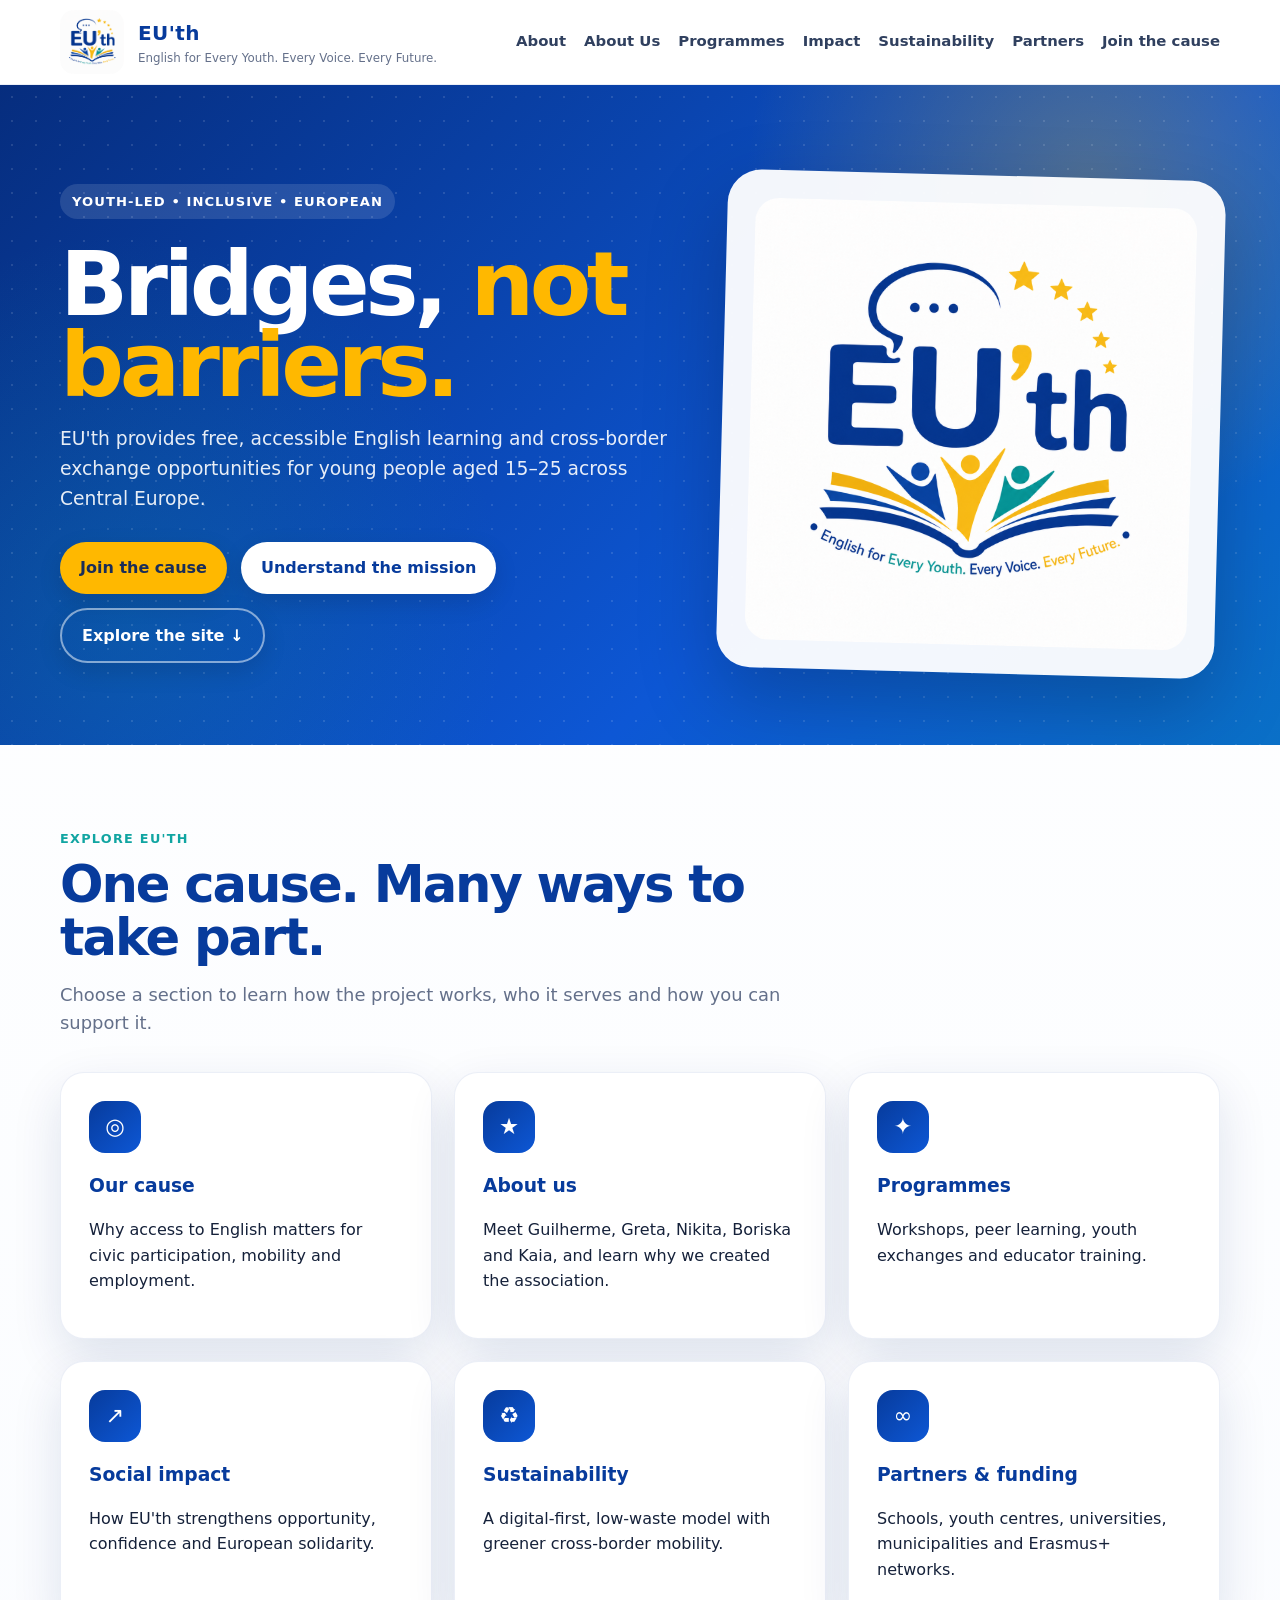
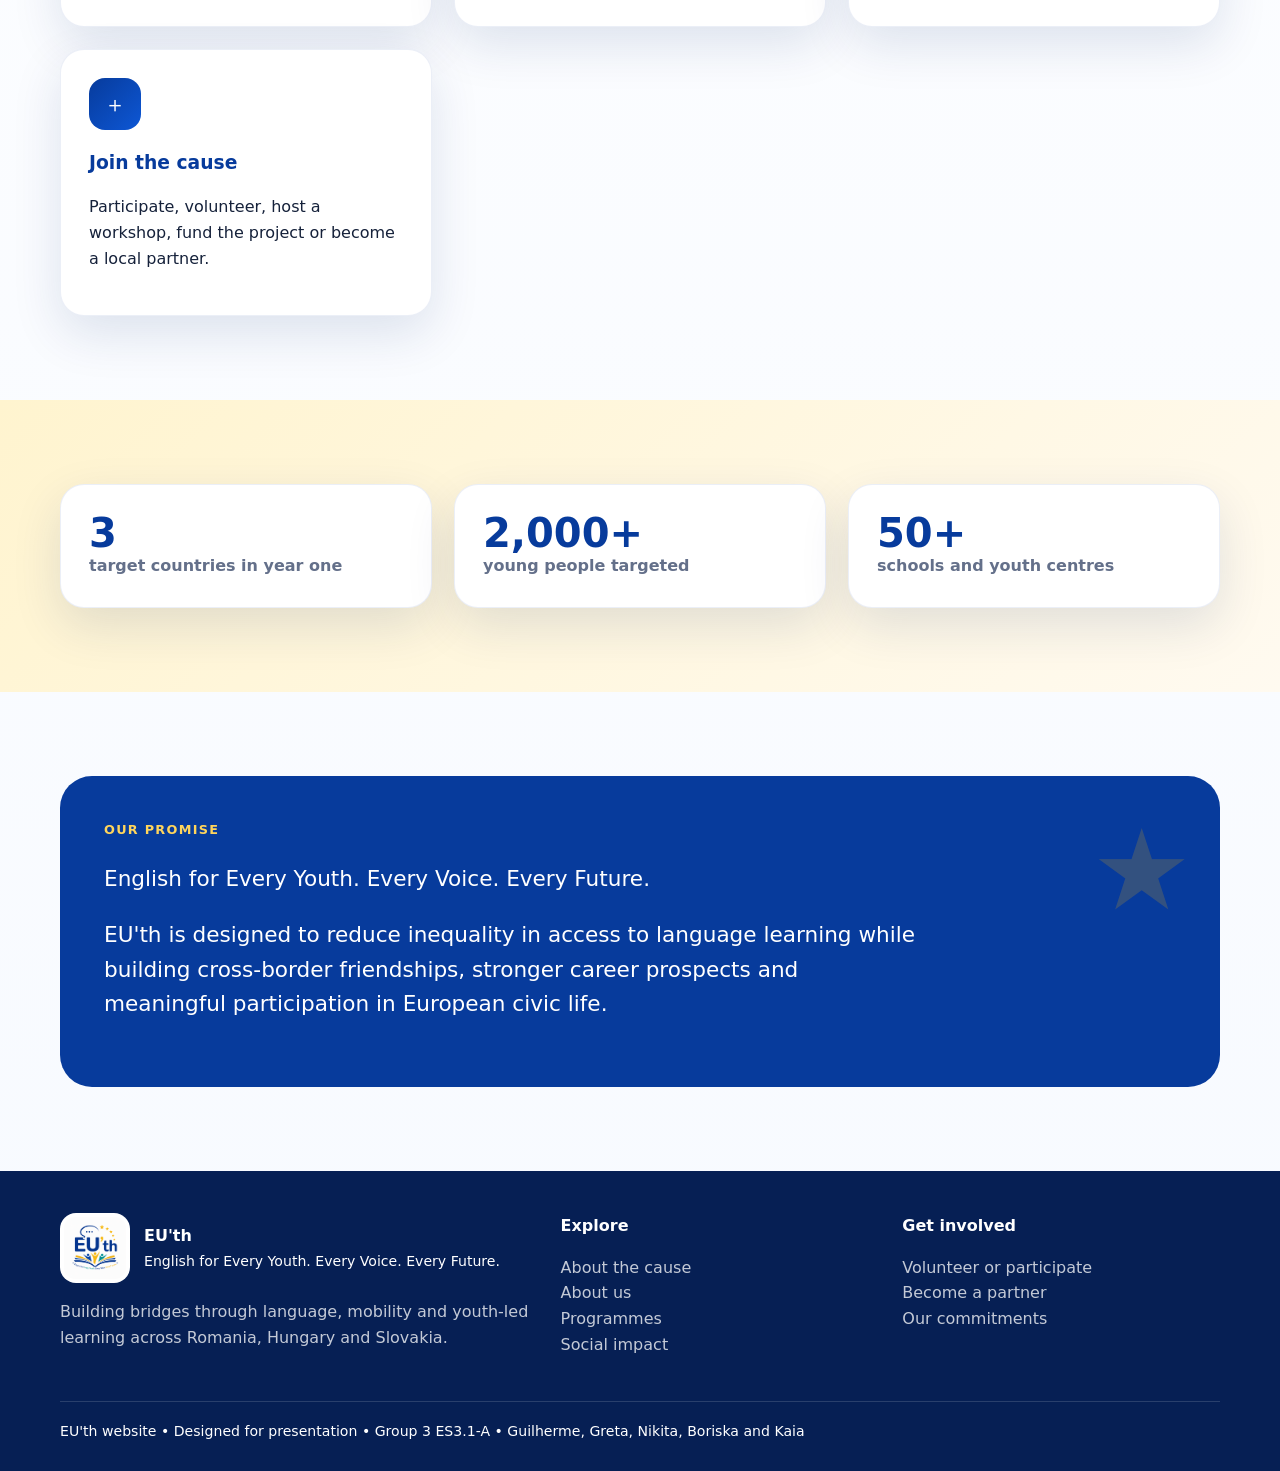
<file: index.html>
<!doctype html>
<html lang="en">
<head>
<meta charset="utf-8">
<meta name="viewport" content="width=device-width,initial-scale=1">
<title>Home | EU'th</title>
<meta name="description" content="EU'th — English for Every Youth. Every Voice. Every Future.">
<link rel="stylesheet" href="assets/styles.css">
</head>
<body>

<header class="site-header">
  <div class="container nav-wrap">
    <a class="brand" href="index.html">
      <img src="assets/euth-logo.png" alt="EU'th logo">
      <div class="brand-text">
        <strong>EU'th</strong>
        <span>English for Every Youth. Every Voice. Every Future.</span>
      </div>
    </a>
    <button class="menu-toggle" aria-label="Open menu">☰</button>
    <nav>
      <a href="about.html">About</a>
      <a href="about-us.html">About Us</a>
      <a href="programmes.html">Programmes</a>
      <a href="impact.html">Impact</a>
      <a href="sustainability.html">Sustainability</a>
      <a href="partners.html">Partners</a>
      <a href="join.html">Join the cause</a>
    </nav>
  </div>
</header>


<main>
<section class="hero">
  <div class="container hero-grid">
    <div>
      <span class="kicker">Youth-led • Inclusive • European</span>
      <h1>Bridges, <span>not barriers.</span></h1>
      <p>EU'th provides free, accessible English learning and cross-border exchange opportunities for young people aged 15–25 across Central Europe.</p>
      <div class="actions">
        <a class="btn btn-primary" href="join.html">Join the cause</a>
        <a class="btn btn-secondary" href="about.html">Understand the mission</a>
        <a class="btn btn-outline" href="#explore">Explore the site ↓</a>
      </div>
    </div>
    <div class="hero-card"><img src="assets/euth-logo.png" alt="EU'th project logo"></div>
  </div>
</section>

<section id="explore">
  <div class="container">
    <div class="section-head reveal">
      <div class="eyebrow">Explore EU'th</div>
      <h2>One cause. Many ways to take part.</h2>
      <p class="lead">Choose a section to learn how the project works, who it serves and how you can support it.</p>
    </div>
    <div class="grid-3">
      <a class="card reveal" href="about.html"><div class="icon">◎</div><h3>Our cause</h3><p>Why access to English matters for civic participation, mobility and employment.</p></a>
      <a class="card reveal" href="about-us.html"><div class="icon">★</div><h3>About us</h3><p>Meet Guilherme, Greta, Nikita, Boriska and Kaia, and learn why we created the association.</p></a>
      <a class="card reveal" href="programmes.html"><div class="icon">✦</div><h3>Programmes</h3><p>Workshops, peer learning, youth exchanges and educator training.</p></a>
      <a class="card reveal" href="impact.html"><div class="icon">↗</div><h3>Social impact</h3><p>How EU'th strengthens opportunity, confidence and European solidarity.</p></a>
      <a class="card reveal" href="sustainability.html"><div class="icon">♻</div><h3>Sustainability</h3><p>A digital-first, low-waste model with greener cross-border mobility.</p></a>
      <a class="card reveal" href="partners.html"><div class="icon">∞</div><h3>Partners & funding</h3><p>Schools, youth centres, universities, municipalities and Erasmus+ networks.</p></a>
      <a class="card reveal" href="join.html"><div class="icon">＋</div><h3>Join the cause</h3><p>Participate, volunteer, host a workshop, fund the project or become a local partner.</p></a>
    </div>
  </div>
</section>

<section class="band">
  <div class="container grid-3">
    <div class="card reveal"><div class="stat">3</div><div class="stat-label">target countries in year one</div></div>
    <div class="card reveal"><div class="stat">2,000+</div><div class="stat-label">young people targeted</div></div>
    <div class="card reveal"><div class="stat">50+</div><div class="stat-label">schools and youth centres</div></div>
  </div>
</section>

<section>
  <div class="container quote-box reveal">
    <div class="eyebrow" style="color:#ffd55c">Our promise</div>
    <p>English for Every Youth. Every Voice. Every Future.</p>
    <p class="small">EU'th is designed to reduce inequality in access to language learning while building cross-border friendships, stronger career prospects and meaningful participation in European civic life.</p>
  </div>
</section>
</main>


<footer>
  <div class="container footer-grid">
    <div>
      <div class="footer-logo">
        <img src="assets/euth-logo.png" alt="EU'th logo">
        <div><strong>EU'th</strong><br><span class="small">English for Every Youth. Every Voice. Every Future.</span></div>
      </div>
      <p>Building bridges through language, mobility and youth-led learning across Romania, Hungary and Slovakia.</p>
    </div>
    <div><strong>Explore</strong><p><a href="about.html">About the cause</a><br><a href="about-us.html">About us</a><br><a href="programmes.html">Programmes</a><br><a href="impact.html">Social impact</a></p></div>
    <div><strong>Get involved</strong><p><a href="join.html">Volunteer or participate</a><br><a href="partners.html">Become a partner</a><br><a href="sustainability.html">Our commitments</a></p></div>
  </div>
  <div class="container small" style="margin-top:28px;border-top:1px solid rgba(255,255,255,.14);padding-top:18px">EU'th website • Designed for presentation • Group 3 ES3.1-A • Guilherme, Greta, Nikita, Boriska and Kaia</div>
</footer>

<script src="assets/main.js"></script>
</body>
</html>
</file>
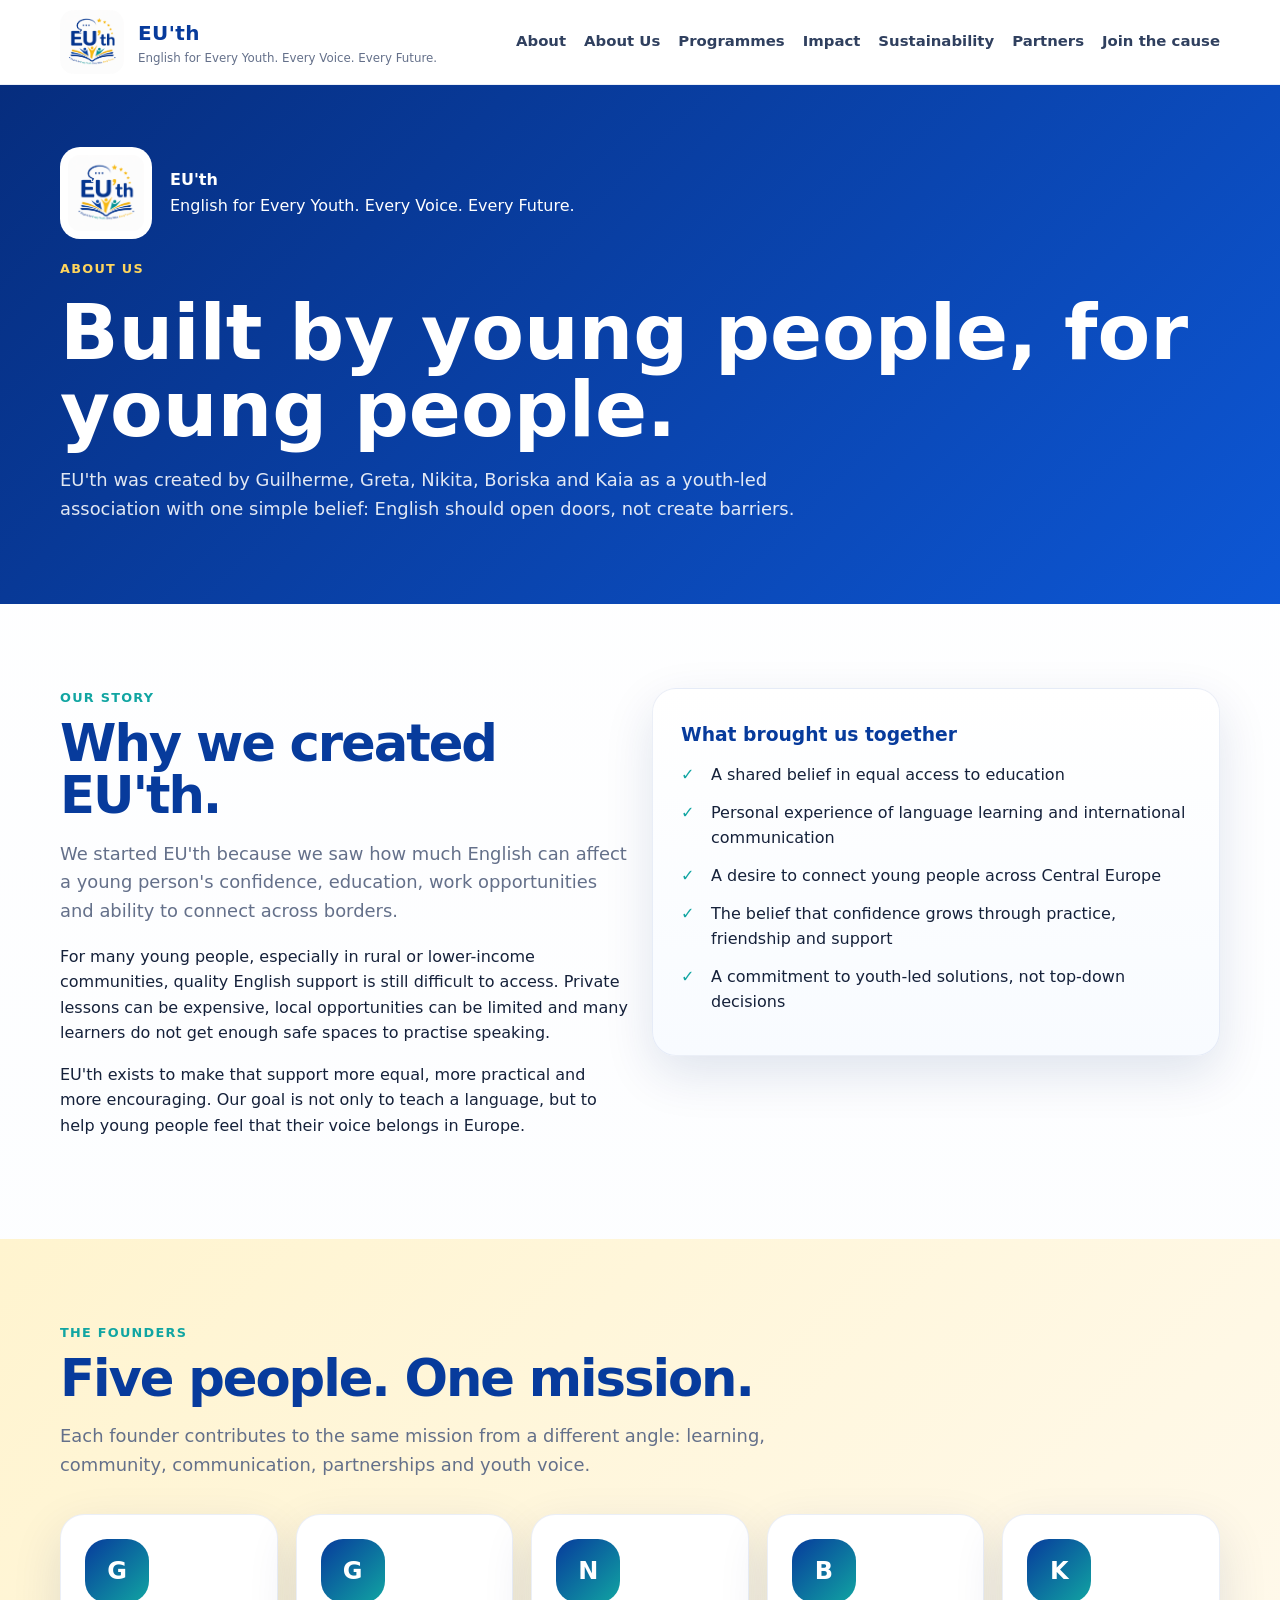
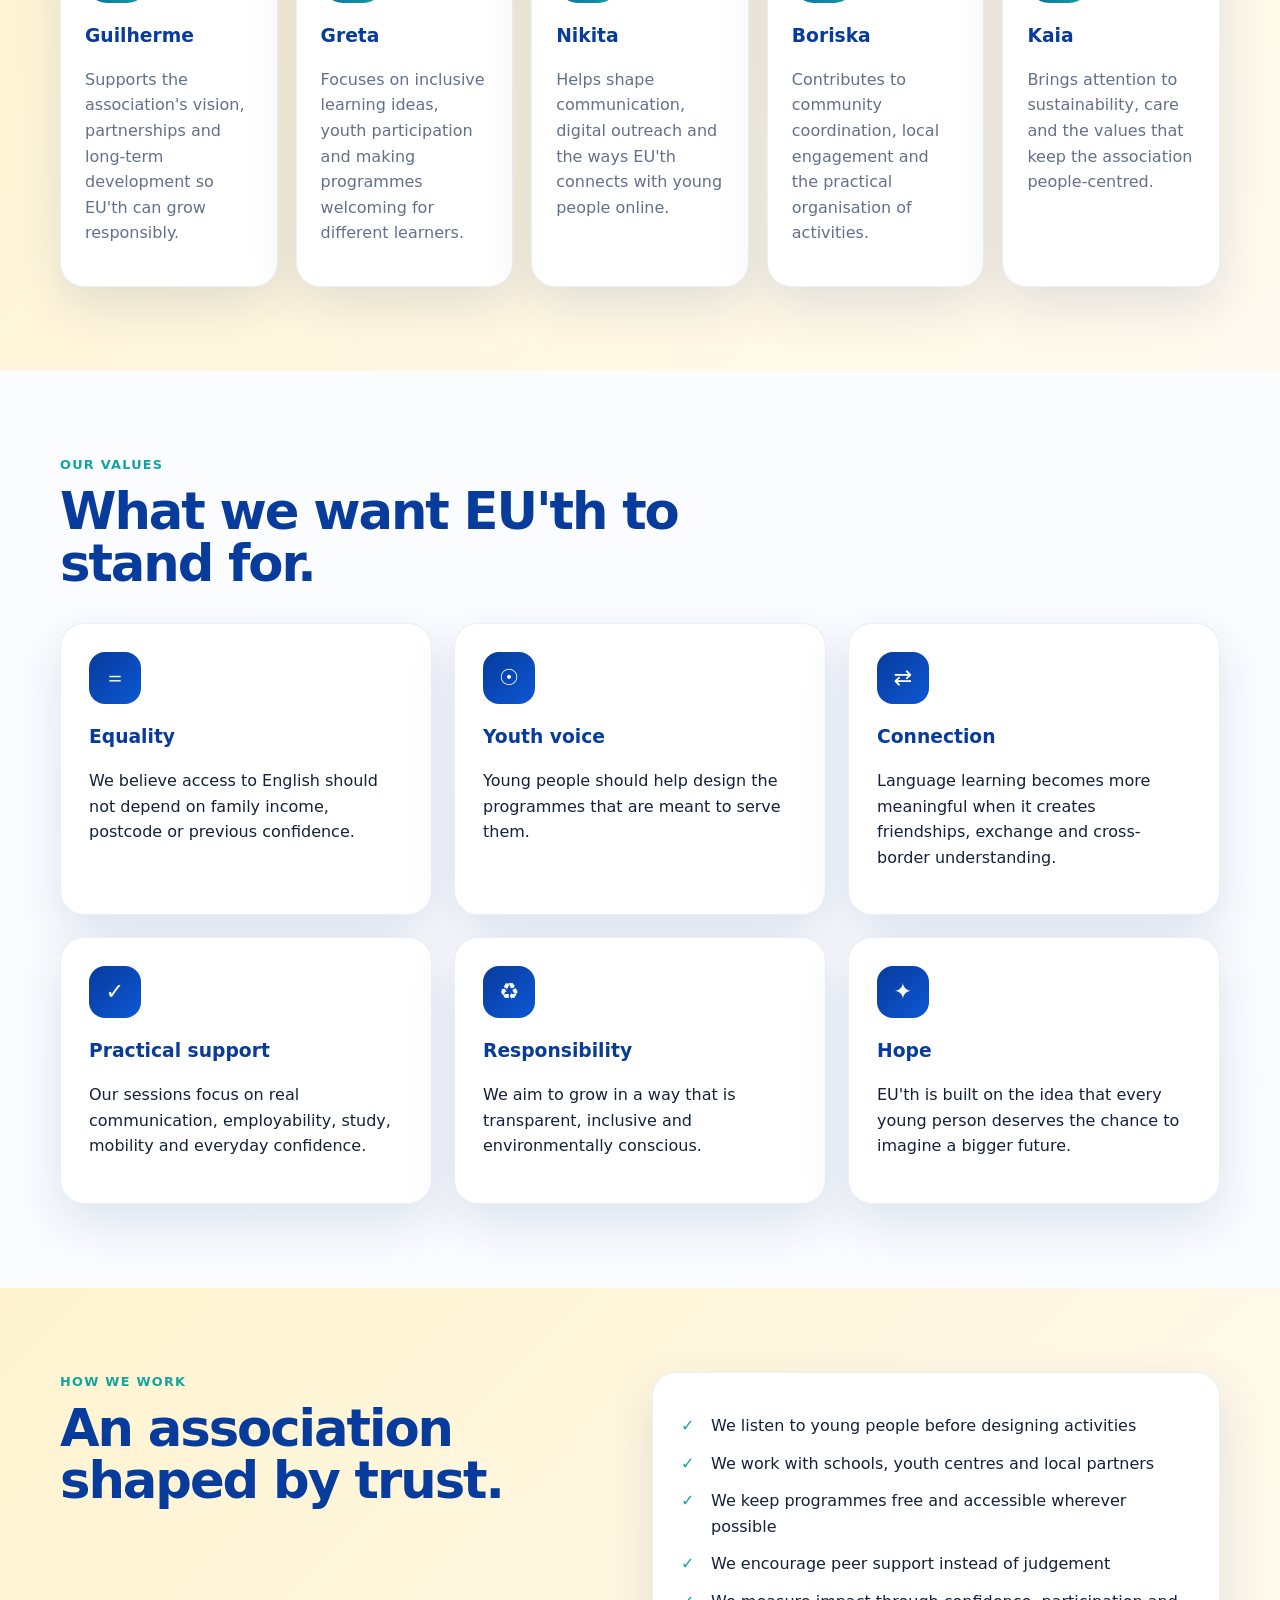
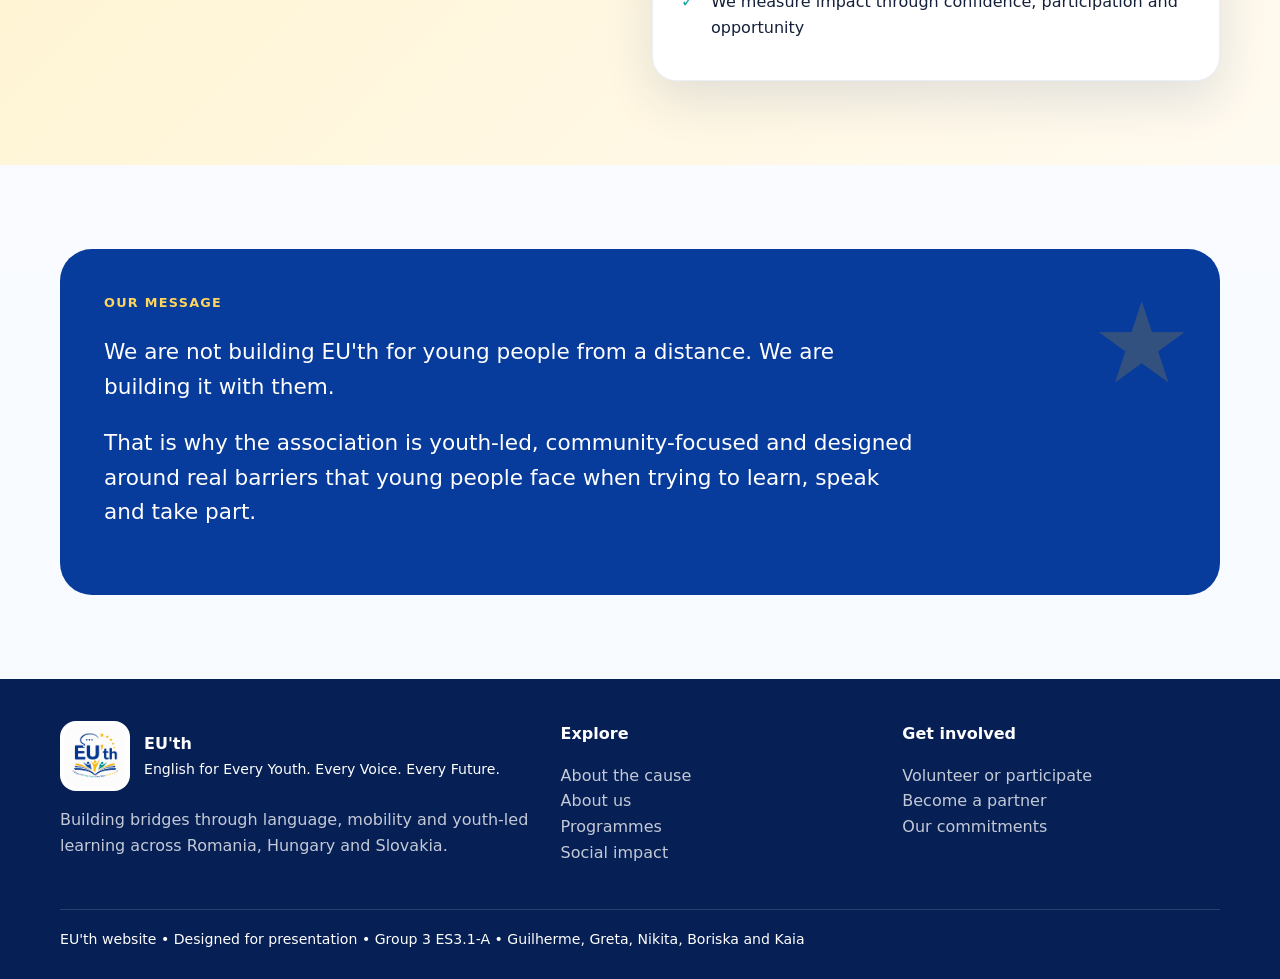
<file: about-us.html>
<!doctype html>
<html lang="en">
<head>
<meta charset="utf-8">
<meta name="viewport" content="width=device-width,initial-scale=1">
<title>About Us | EU'th</title>
<meta name="description" content="Meet the people behind EU'th — Guilherme, Greta, Nikita, Boriska and Kaia.">
<link rel="stylesheet" href="assets/styles.css">
</head>
<body>

<header class="site-header">
  <div class="container nav-wrap">
    <a class="brand" href="index.html">
      <img src="assets/euth-logo.png" alt="EU'th logo">
      <div class="brand-text">
        <strong>EU'th</strong>
        <span>English for Every Youth. Every Voice. Every Future.</span>
      </div>
    </a>
    <button class="menu-toggle" aria-label="Open menu">☰</button>
    <nav>
      <a href="about.html">About</a>
      <a href="about-us.html">About Us</a>
      <a href="programmes.html">Programmes</a>
      <a href="impact.html">Impact</a>
      <a href="sustainability.html">Sustainability</a>
      <a href="partners.html">Partners</a>
      <a href="join.html">Join the cause</a>
    </nav>
  </div>
</header>

<main>
<section class="page-hero"><div class="container">
  <div class="mini-brand"><img src="assets/euth-logo.png" alt="EU'th logo"><div><strong>EU'th</strong><br>English for Every Youth. Every Voice. Every Future.</div></div>
  <div class="eyebrow" style="color:#ffd55c">About us</div>
  <h1>Built by young people, for young people.</h1>
  <p>EU'th was created by Guilherme, Greta, Nikita, Boriska and Kaia as a youth-led association with one simple belief: English should open doors, not create barriers.</p>
</div></section>

<section><div class="container grid-2">
  <div class="reveal">
    <div class="eyebrow">Our story</div>
    <h2>Why we created EU'th.</h2>
    <p class="lead">We started EU'th because we saw how much English can affect a young person's confidence, education, work opportunities and ability to connect across borders.</p>
    <p>For many young people, especially in rural or lower-income communities, quality English support is still difficult to access. Private lessons can be expensive, local opportunities can be limited and many learners do not get enough safe spaces to practise speaking.</p>
    <p>EU'th exists to make that support more equal, more practical and more encouraging. Our goal is not only to teach a language, but to help young people feel that their voice belongs in Europe.</p>
  </div>
  <div class="card reveal story-card">
    <h3>What brought us together</h3>
    <ul class="list-check">
      <li>A shared belief in equal access to education</li>
      <li>Personal experience of language learning and international communication</li>
      <li>A desire to connect young people across Central Europe</li>
      <li>The belief that confidence grows through practice, friendship and support</li>
      <li>A commitment to youth-led solutions, not top-down decisions</li>
    </ul>
  </div>
</div></section>

<section class="band"><div class="container">
  <div class="section-head reveal"><div class="eyebrow">The founders</div><h2>Five people. One mission.</h2><p class="lead">Each founder contributes to the same mission from a different angle: learning, community, communication, partnerships and youth voice.</p></div>
  <div class="founder-grid">
    <div class="founder-card reveal"><div class="avatar">G</div><h3>Guilherme</h3><p>Supports the association's vision, partnerships and long-term development so EU'th can grow responsibly.</p></div>
    <div class="founder-card reveal"><div class="avatar">G</div><h3>Greta</h3><p>Focuses on inclusive learning ideas, youth participation and making programmes welcoming for different learners.</p></div>
    <div class="founder-card reveal"><div class="avatar">N</div><h3>Nikita</h3><p>Helps shape communication, digital outreach and the ways EU'th connects with young people online.</p></div>
    <div class="founder-card reveal"><div class="avatar">B</div><h3>Boriska</h3><p>Contributes to community coordination, local engagement and the practical organisation of activities.</p></div>
    <div class="founder-card reveal"><div class="avatar">K</div><h3>Kaia</h3><p>Brings attention to sustainability, care and the values that keep the association people-centred.</p></div>
  </div>
</div></section>

<section><div class="container">
  <div class="section-head reveal"><div class="eyebrow">Our values</div><h2>What we want EU'th to stand for.</h2></div>
  <div class="grid-3">
    <div class="card reveal"><div class="icon">＝</div><h3>Equality</h3><p>We believe access to English should not depend on family income, postcode or previous confidence.</p></div>
    <div class="card reveal"><div class="icon">☉</div><h3>Youth voice</h3><p>Young people should help design the programmes that are meant to serve them.</p></div>
    <div class="card reveal"><div class="icon">⇄</div><h3>Connection</h3><p>Language learning becomes more meaningful when it creates friendships, exchange and cross-border understanding.</p></div>
    <div class="card reveal"><div class="icon">✓</div><h3>Practical support</h3><p>Our sessions focus on real communication, employability, study, mobility and everyday confidence.</p></div>
    <div class="card reveal"><div class="icon">♻</div><h3>Responsibility</h3><p>We aim to grow in a way that is transparent, inclusive and environmentally conscious.</p></div>
    <div class="card reveal"><div class="icon">✦</div><h3>Hope</h3><p>EU'th is built on the idea that every young person deserves the chance to imagine a bigger future.</p></div>
  </div>
</div></section>

<section class="band"><div class="container grid-2">
  <div class="reveal"><div class="eyebrow">How we work</div><h2>An association shaped by trust.</h2></div>
  <div class="card reveal"><ul class="list-check"><li>We listen to young people before designing activities</li><li>We work with schools, youth centres and local partners</li><li>We keep programmes free and accessible wherever possible</li><li>We encourage peer support instead of judgement</li><li>We measure impact through confidence, participation and opportunity</li></ul></div>
</div></section>

<section><div class="container quote-box reveal">
  <div class="eyebrow" style="color:#ffd55c">Our message</div>
  <p>We are not building EU'th for young people from a distance. We are building it with them.</p>
  <p class="small">That is why the association is youth-led, community-focused and designed around real barriers that young people face when trying to learn, speak and take part.</p>
</div></section>
</main>

<footer>
  <div class="container footer-grid">
    <div>
      <div class="footer-logo">
        <img src="assets/euth-logo.png" alt="EU'th logo">
        <div><strong>EU'th</strong><br><span class="small">English for Every Youth. Every Voice. Every Future.</span></div>
      </div>
      <p>Building bridges through language, mobility and youth-led learning across Romania, Hungary and Slovakia.</p>
    </div>
    <div><strong>Explore</strong><p><a href="about.html">About the cause</a><br><a href="about-us.html">About us</a><br><a href="programmes.html">Programmes</a><br><a href="impact.html">Social impact</a></p></div>
    <div><strong>Get involved</strong><p><a href="join.html">Volunteer or participate</a><br><a href="partners.html">Become a partner</a><br><a href="sustainability.html">Our commitments</a></p></div>
  </div>
  <div class="container small" style="margin-top:28px;border-top:1px solid rgba(255,255,255,.14);padding-top:18px">EU'th website • Designed for presentation • Group 3 ES3.1-A • Guilherme, Greta, Nikita, Boriska and Kaia</div>
</footer>

<script src="assets/main.js"></script>
</body>
</html>
</file>
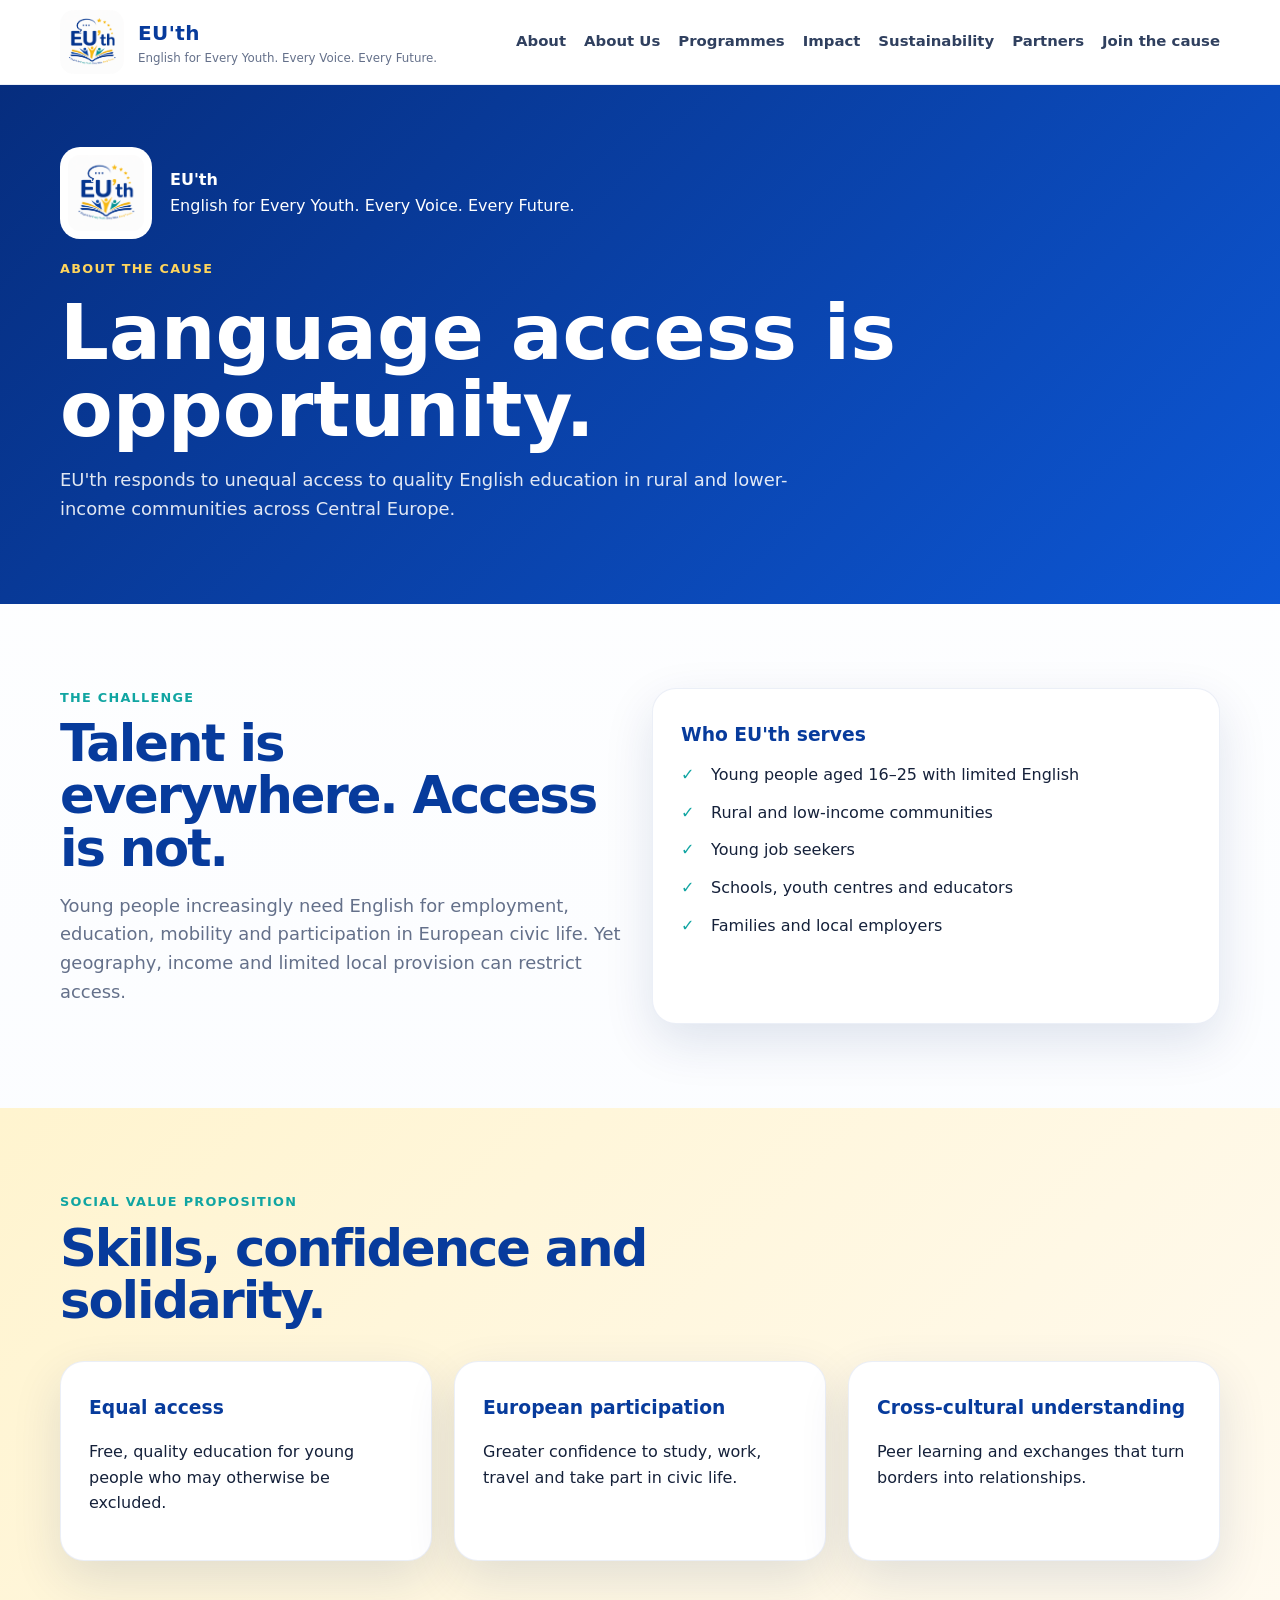
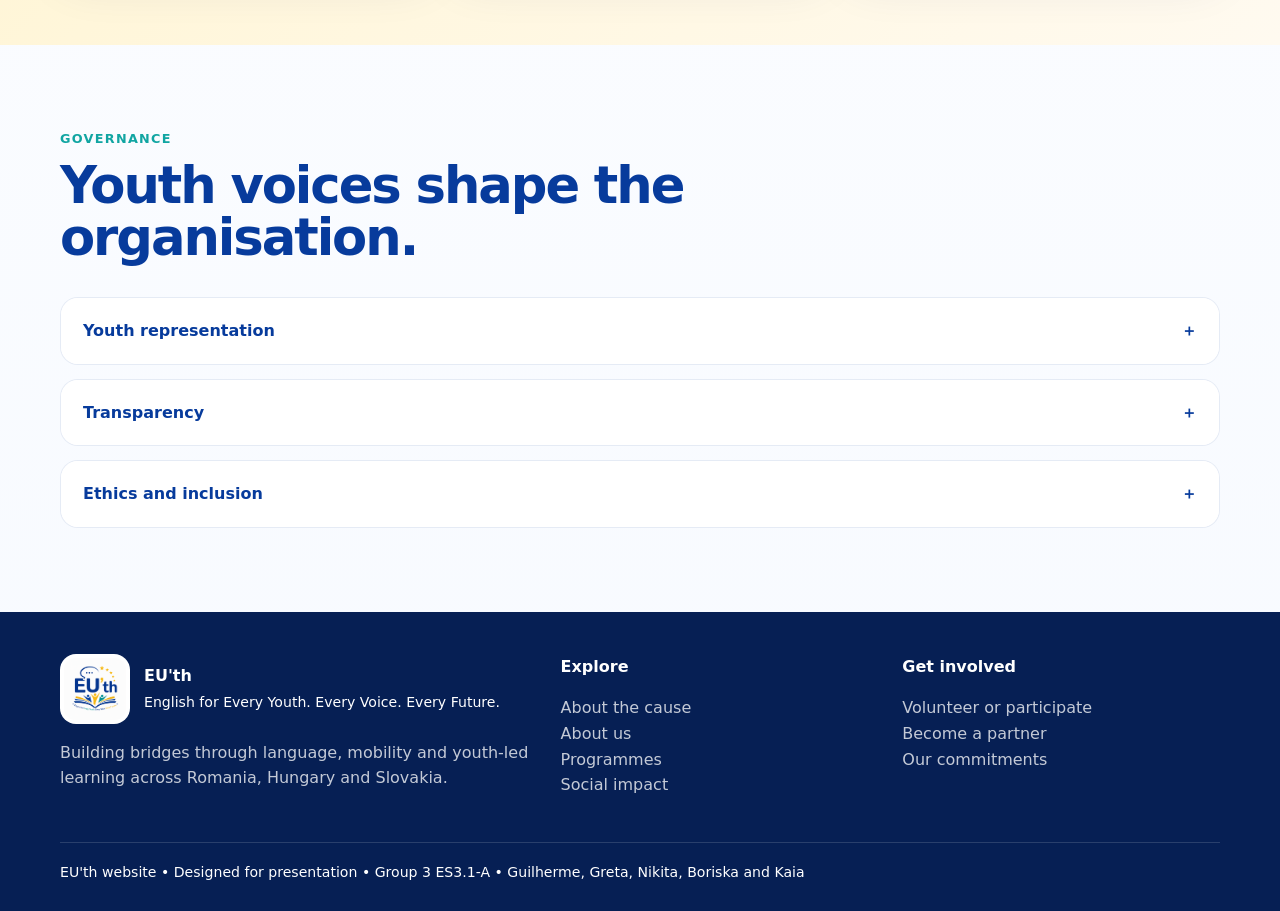
<file: about.html>
<!doctype html>
<html lang="en">
<head>
<meta charset="utf-8">
<meta name="viewport" content="width=device-width,initial-scale=1">
<title>About | EU'th</title>
<meta name="description" content="EU'th — English for Every Youth. Every Voice. Every Future.">
<link rel="stylesheet" href="assets/styles.css">
</head>
<body>

<header class="site-header">
  <div class="container nav-wrap">
    <a class="brand" href="index.html">
      <img src="assets/euth-logo.png" alt="EU'th logo">
      <div class="brand-text">
        <strong>EU'th</strong>
        <span>English for Every Youth. Every Voice. Every Future.</span>
      </div>
    </a>
    <button class="menu-toggle" aria-label="Open menu">☰</button>
    <nav>
      <a href="about.html">About</a>
      <a href="about-us.html">About Us</a>
      <a href="programmes.html">Programmes</a>
      <a href="impact.html">Impact</a>
      <a href="sustainability.html">Sustainability</a>
      <a href="partners.html">Partners</a>
      <a href="join.html">Join the cause</a>
    </nav>
  </div>
</header>


<main>
<section class="page-hero"><div class="container">
  <div class="mini-brand"><img src="assets/euth-logo.png" alt="EU'th logo"><div><strong>EU'th</strong><br>English for Every Youth. Every Voice. Every Future.</div></div>
  <div class="eyebrow" style="color:#ffd55c">About the cause</div>
  <h1>Language access is opportunity.</h1>
  <p>EU'th responds to unequal access to quality English education in rural and lower-income communities across Central Europe.</p>
</div></section>
<section><div class="container grid-2">
  <div class="reveal"><div class="eyebrow">The challenge</div><h2>Talent is everywhere. Access is not.</h2><p class="lead">Young people increasingly need English for employment, education, mobility and participation in European civic life. Yet geography, income and limited local provision can restrict access.</p></div>
  <div class="card reveal"><h3>Who EU'th serves</h3><ul class="list-check"><li>Young people aged 16–25 with limited English</li><li>Rural and low-income communities</li><li>Young job seekers</li><li>Schools, youth centres and educators</li><li>Families and local employers</li></ul></div>
</div></section>
<section class="band"><div class="container">
  <div class="section-head reveal"><div class="eyebrow">Social value proposition</div><h2>Skills, confidence and solidarity.</h2></div>
  <div class="grid-3">
    <div class="card reveal"><h3>Equal access</h3><p>Free, quality education for young people who may otherwise be excluded.</p></div>
    <div class="card reveal"><h3>European participation</h3><p>Greater confidence to study, work, travel and take part in civic life.</p></div>
    <div class="card reveal"><h3>Cross-cultural understanding</h3><p>Peer learning and exchanges that turn borders into relationships.</p></div>
  </div>
</div></section>
<section><div class="container">
  <div class="section-head reveal"><div class="eyebrow">Governance</div><h2>Youth voices shape the organisation.</h2></div>
  <div class="accordion reveal">
    <div class="acc-item"><button class="acc-btn">Youth representation <span>＋</span></button><div class="acc-panel"><p>A board with youth representatives helps ensure decisions reflect the needs and experiences of beneficiaries.</p></div></div>
    <div class="acc-item"><button class="acc-btn">Transparency <span>＋</span></button><div class="acc-panel"><p>EU'th commits to clear reporting to Erasmus+, public funders, partners and participating communities.</p></div></div>
    <div class="acc-item"><button class="acc-btn">Ethics and inclusion <span>＋</span></button><div class="acc-panel"><p>An ethics and inclusion committee supports fair access, equal opportunity and responsible programme delivery.</p></div></div>
  </div>
</div></section>
</main>


<footer>
  <div class="container footer-grid">
    <div>
      <div class="footer-logo">
        <img src="assets/euth-logo.png" alt="EU'th logo">
        <div><strong>EU'th</strong><br><span class="small">English for Every Youth. Every Voice. Every Future.</span></div>
      </div>
      <p>Building bridges through language, mobility and youth-led learning across Romania, Hungary and Slovakia.</p>
    </div>
    <div><strong>Explore</strong><p><a href="about.html">About the cause</a><br><a href="about-us.html">About us</a><br><a href="programmes.html">Programmes</a><br><a href="impact.html">Social impact</a></p></div>
    <div><strong>Get involved</strong><p><a href="join.html">Volunteer or participate</a><br><a href="partners.html">Become a partner</a><br><a href="sustainability.html">Our commitments</a></p></div>
  </div>
  <div class="container small" style="margin-top:28px;border-top:1px solid rgba(255,255,255,.14);padding-top:18px">EU'th website • Designed for presentation • Group 3 ES3.1-A • Guilherme, Greta, Nikita, Boriska and Kaia</div>
</footer>

<script src="assets/main.js"></script>
</body>
</html>
</file>
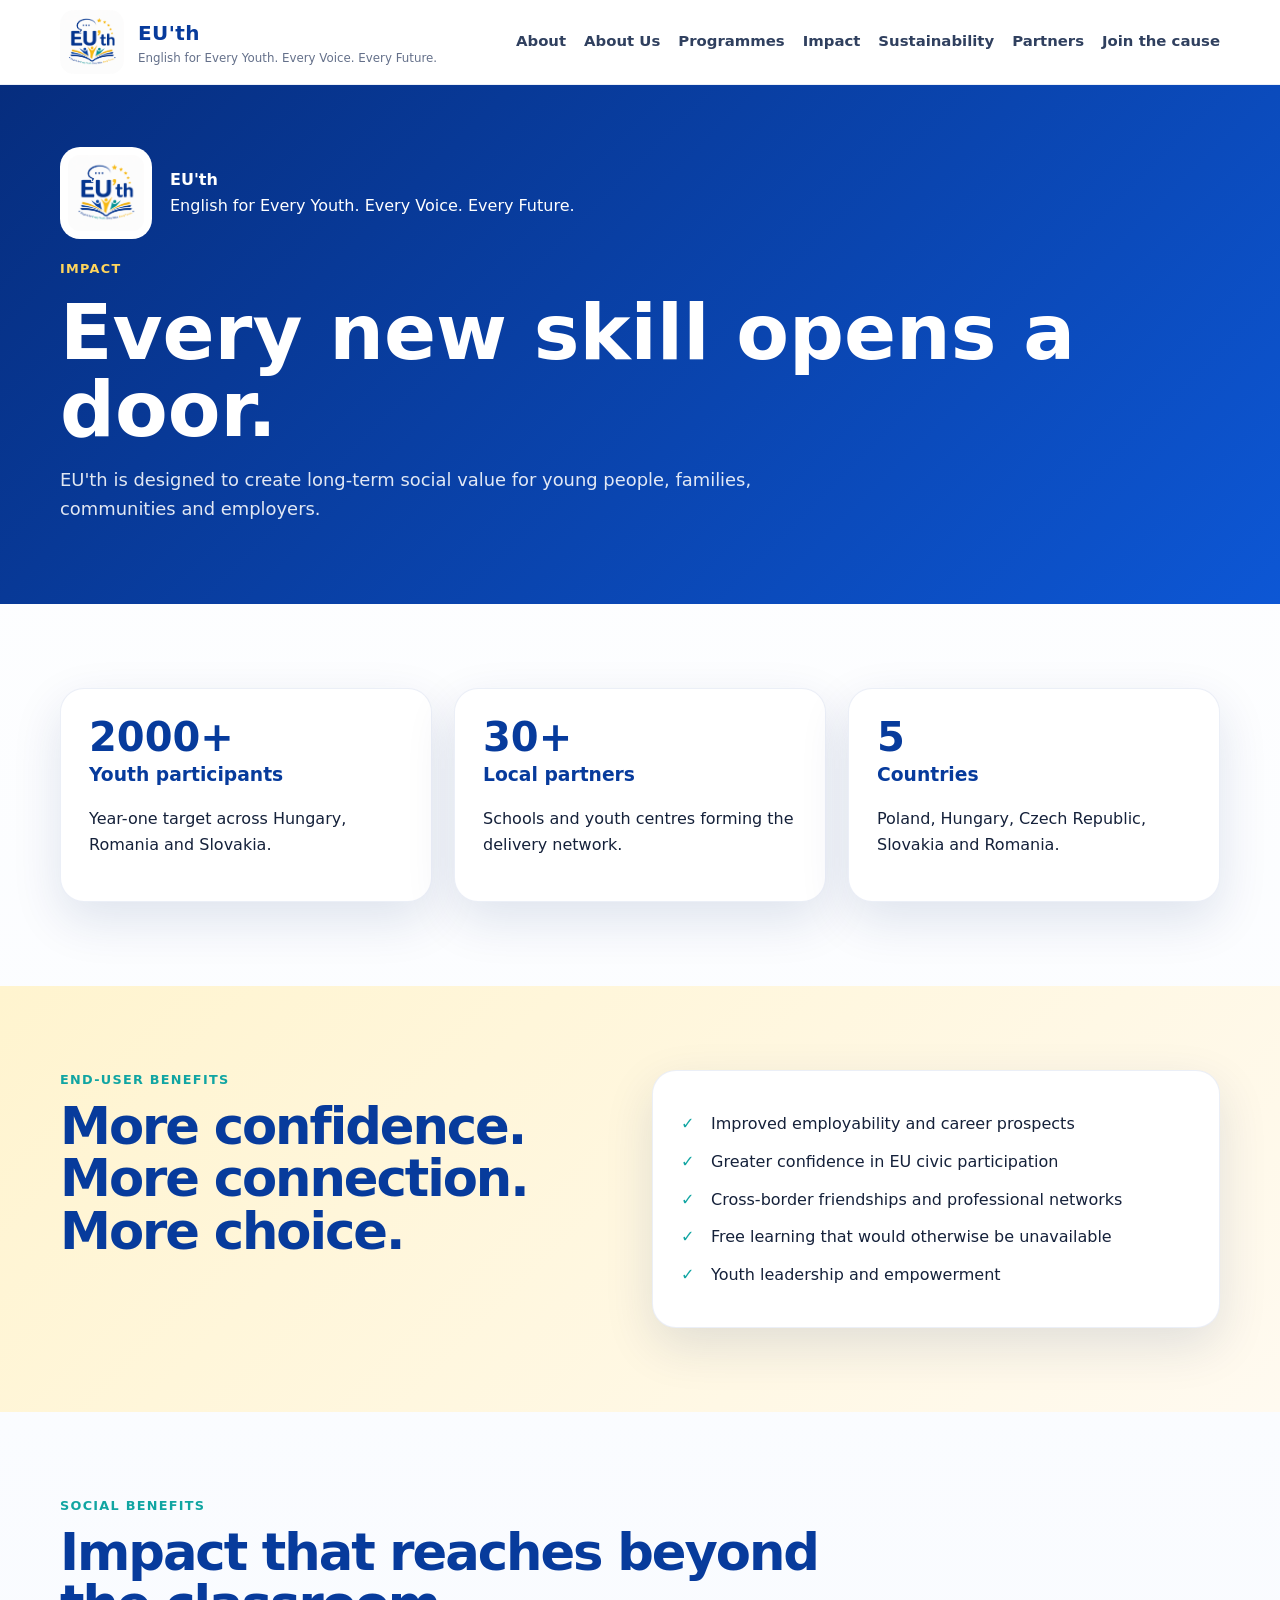
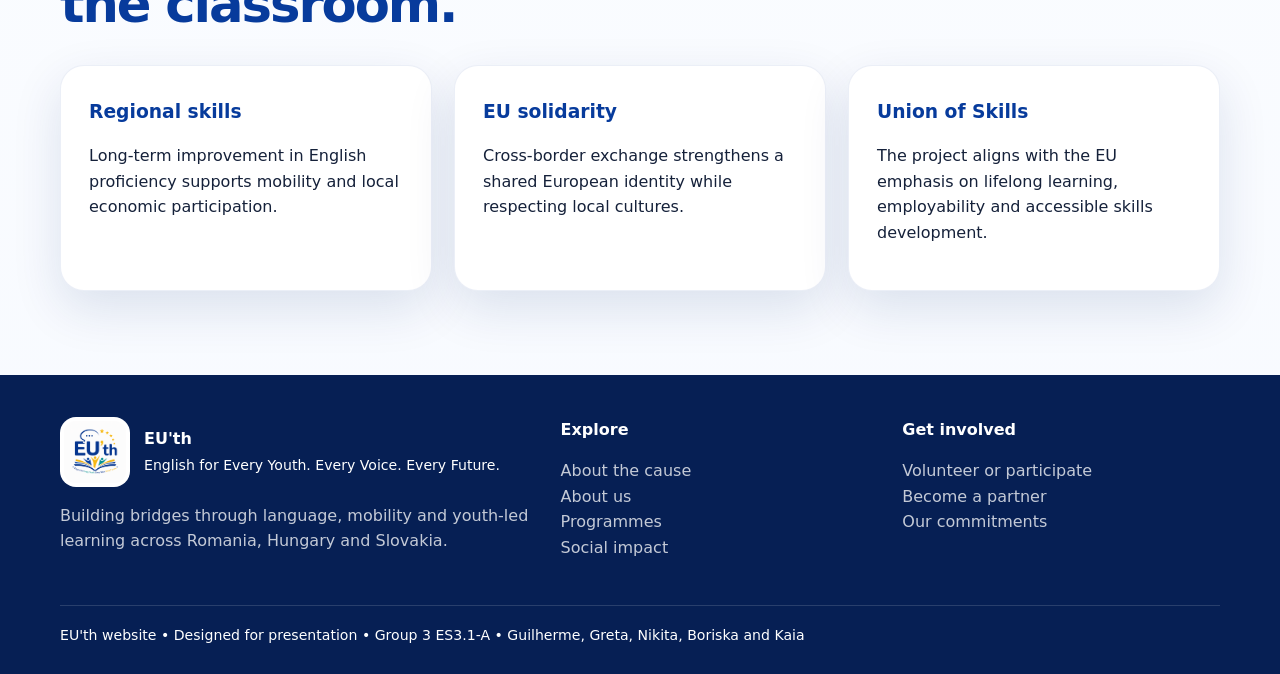
<file: impact.html>
<!doctype html>
<html lang="en">
<head>
<meta charset="utf-8">
<meta name="viewport" content="width=device-width,initial-scale=1">
<title>Impact | EU'th</title>
<meta name="description" content="EU'th — English for Every Youth. Every Voice. Every Future.">
<link rel="stylesheet" href="assets/styles.css">
</head>
<body>

<header class="site-header">
  <div class="container nav-wrap">
    <a class="brand" href="index.html">
      <img src="assets/euth-logo.png" alt="EU'th logo">
      <div class="brand-text">
        <strong>EU'th</strong>
        <span>English for Every Youth. Every Voice. Every Future.</span>
      </div>
    </a>
    <button class="menu-toggle" aria-label="Open menu">☰</button>
    <nav>
      <a href="about.html">About</a>
      <a href="about-us.html">About Us</a>
      <a href="programmes.html">Programmes</a>
      <a href="impact.html">Impact</a>
      <a href="sustainability.html">Sustainability</a>
      <a href="partners.html">Partners</a>
      <a href="join.html">Join the cause</a>
    </nav>
  </div>
</header>


<main>
<section class="page-hero"><div class="container">
  <div class="mini-brand"><img src="assets/euth-logo.png" alt="EU'th logo"><div><strong>EU'th</strong><br>English for Every Youth. Every Voice. Every Future.</div></div>
  <div class="eyebrow" style="color:#ffd55c">Impact</div>
  <h1>Every new skill opens a door.</h1>
  <p>EU'th is designed to create long-term social value for young people, families, communities and employers.</p>
</div></section>
<section><div class="container">
  <div class="grid-3">
    <div class="card reveal"><div class="stat">2000+</div><h3>Youth participants</h3><p>Year-one target across Hungary, Romania and Slovakia.</p></div>
    <div class="card reveal"><div class="stat">30+</div><h3>Local partners</h3><p>Schools and youth centres forming the delivery network.</p></div>
    <div class="card reveal"><div class="stat">5</div><h3>Countries</h3><p>Poland, Hungary, Czech Republic, Slovakia and Romania.</p></div>
  </div>
</div></section>
<section class="band"><div class="container grid-2">
  <div class="reveal"><div class="eyebrow">End-user benefits</div><h2>More confidence. More connection. More choice.</h2></div>
  <div class="card reveal"><ul class="list-check"><li>Improved employability and career prospects</li><li>Greater confidence in EU civic participation</li><li>Cross-border friendships and professional networks</li><li>Free learning that would otherwise be unavailable</li><li>Youth leadership and empowerment</li></ul></div>
</div></section>
<section><div class="container">
  <div class="section-head reveal"><div class="eyebrow">Social benefits</div><h2>Impact that reaches beyond the classroom.</h2></div>
  <div class="grid-3">
    <div class="card reveal"><h3>Regional skills</h3><p>Long-term improvement in English proficiency supports mobility and local economic participation.</p></div>
    <div class="card reveal"><h3>EU solidarity</h3><p>Cross-border exchange strengthens a shared European identity while respecting local cultures.</p></div>
    <div class="card reveal"><h3>Union of Skills</h3><p>The project aligns with the EU emphasis on lifelong learning, employability and accessible skills development.</p></div>
  </div>
</div></section>
</main>


<footer>
  <div class="container footer-grid">
    <div>
      <div class="footer-logo">
        <img src="assets/euth-logo.png" alt="EU'th logo">
        <div><strong>EU'th</strong><br><span class="small">English for Every Youth. Every Voice. Every Future.</span></div>
      </div>
      <p>Building bridges through language, mobility and youth-led learning across Romania, Hungary and Slovakia.</p>
    </div>
    <div><strong>Explore</strong><p><a href="about.html">About the cause</a><br><a href="about-us.html">About us</a><br><a href="programmes.html">Programmes</a><br><a href="impact.html">Social impact</a></p></div>
    <div><strong>Get involved</strong><p><a href="join.html">Volunteer or participate</a><br><a href="partners.html">Become a partner</a><br><a href="sustainability.html">Our commitments</a></p></div>
  </div>
  <div class="container small" style="margin-top:28px;border-top:1px solid rgba(255,255,255,.14);padding-top:18px">EU'th website • Designed for presentation • Group 3 ES3.1-A • Guilherme, Greta, Nikita, Boriska and Kaia</div>
</footer>

<script src="assets/main.js"></script>
</body>
</html>
</file>
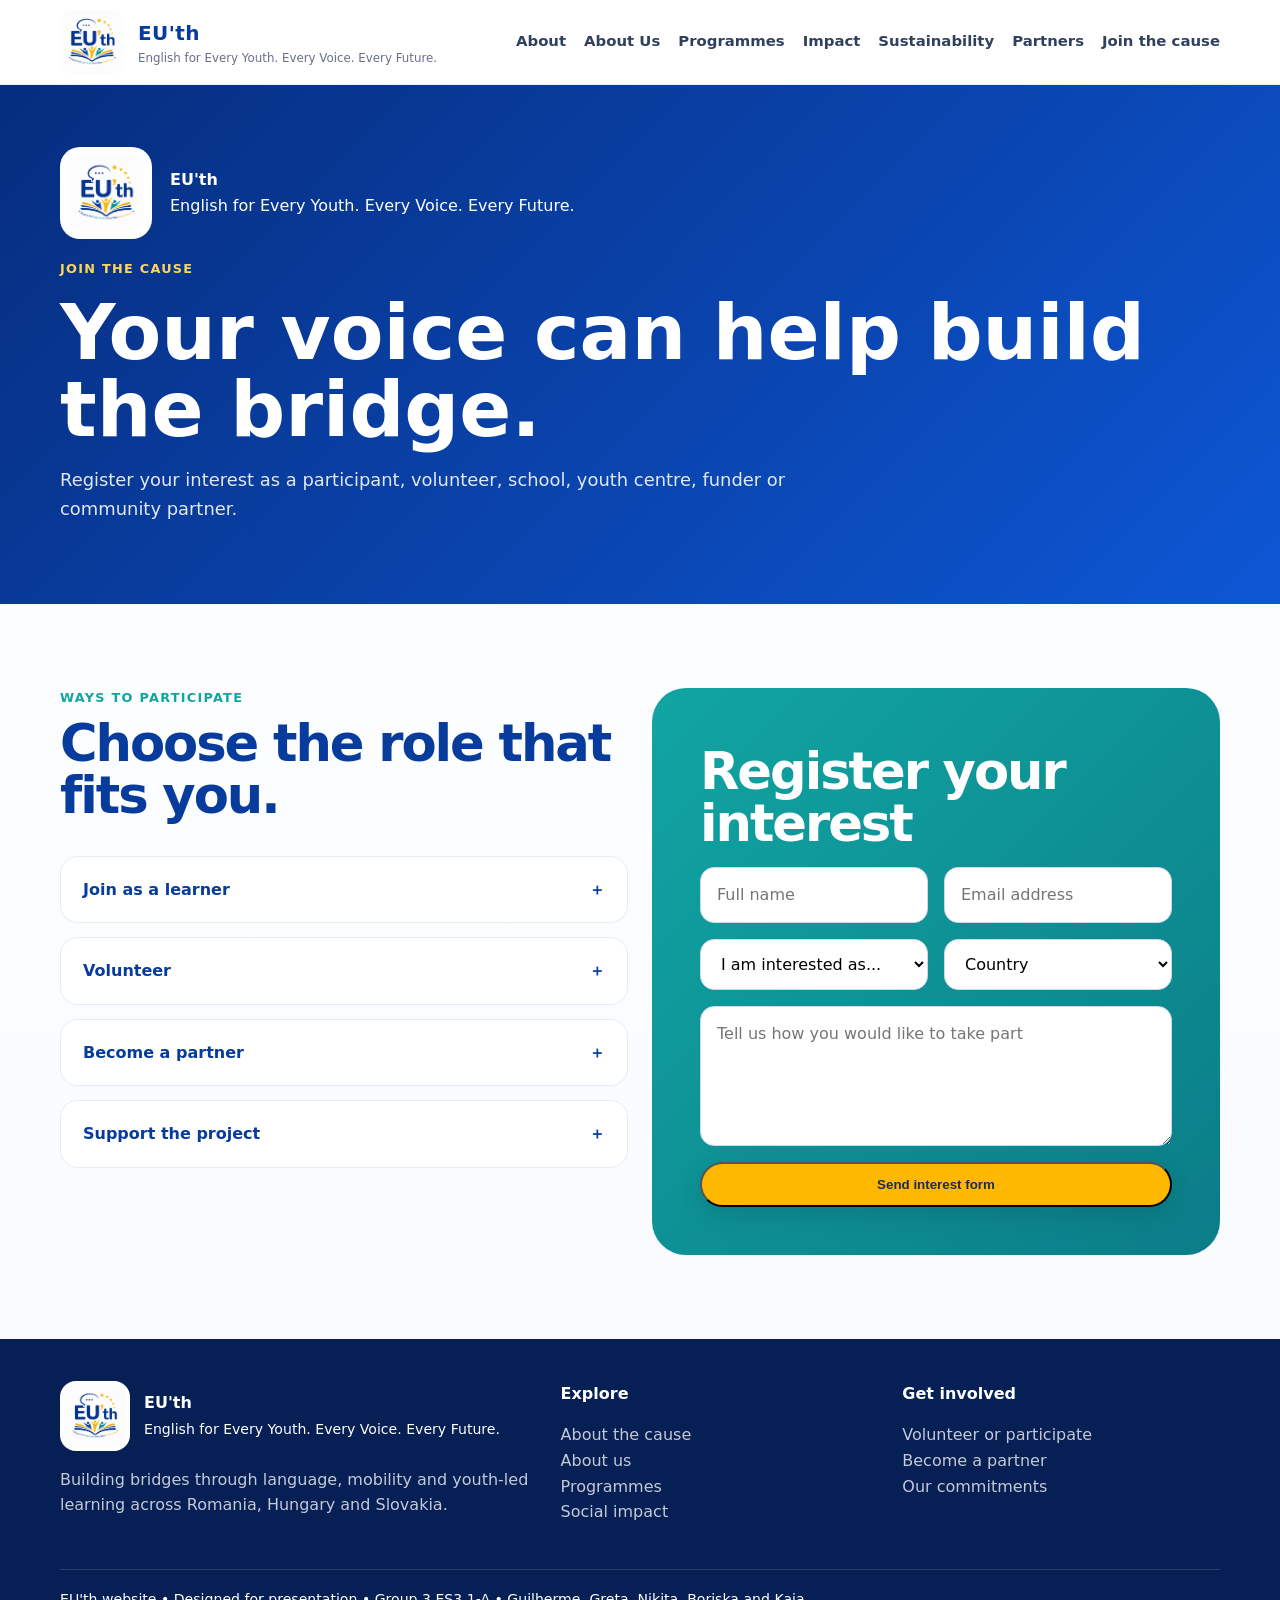
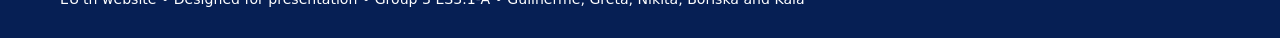
<file: join.html>
<!doctype html>
<html lang="en">
<head>
<meta charset="utf-8">
<meta name="viewport" content="width=device-width,initial-scale=1">
<title>Join | EU'th</title>
<meta name="description" content="EU'th — English for Every Youth. Every Voice. Every Future.">
<link rel="stylesheet" href="assets/styles.css">
</head>
<body>

<header class="site-header">
  <div class="container nav-wrap">
    <a class="brand" href="index.html">
      <img src="assets/euth-logo.png" alt="EU'th logo">
      <div class="brand-text">
        <strong>EU'th</strong>
        <span>English for Every Youth. Every Voice. Every Future.</span>
      </div>
    </a>
    <button class="menu-toggle" aria-label="Open menu">☰</button>
    <nav>
      <a href="about.html">About</a>
      <a href="about-us.html">About Us</a>
      <a href="programmes.html">Programmes</a>
      <a href="impact.html">Impact</a>
      <a href="sustainability.html">Sustainability</a>
      <a href="partners.html">Partners</a>
      <a href="join.html">Join the cause</a>
    </nav>
  </div>
</header>


<main>
<section class="page-hero"><div class="container">
  <div class="mini-brand"><img src="assets/euth-logo.png" alt="EU'th logo"><div><strong>EU'th</strong><br>English for Every Youth. Every Voice. Every Future.</div></div>
  <div class="eyebrow" style="color:#ffd55c">Join the cause</div>
  <h1>Your voice can help build the bridge.</h1>
  <p>Register your interest as a participant, volunteer, school, youth centre, funder or community partner.</p>
</div></section>
<section><div class="container grid-2">
  <div>
    <div class="section-head reveal"><div class="eyebrow">Ways to participate</div><h2>Choose the role that fits you.</h2></div>
    <div class="accordion reveal">
      <div class="acc-item"><button class="acc-btn">Join as a learner <span>＋</span></button><div class="acc-panel"><p>Young people aged 16–25 can take part in workshops, study groups, online learning and cross-border exchanges.</p></div></div>
      <div class="acc-item"><button class="acc-btn">Volunteer <span>＋</span></button><div class="acc-panel"><p>Support English facilitation, mentoring, social media, event delivery or local coordination.</p></div></div>
      <div class="acc-item"><button class="acc-btn">Become a partner <span>＋</span></button><div class="acc-panel"><p>Schools, youth centres, municipalities and employers can host, promote or co-design activities.</p></div></div>
      <div class="acc-item"><button class="acc-btn">Support the project <span>＋</span></button><div class="acc-panel"><p>Funders and donors can support curriculum development, facilitator training, travel and digital infrastructure.</p></div></div>
    </div>
  </div>
  <div class="cta reveal">
    <h2>Register your interest</h2>
    <form id="join-form" class="form-grid">
      <input required placeholder="Full name">
      <input required type="email" placeholder="Email address">
      <select required><option value="">I am interested as...</option><option>Learner</option><option>Volunteer</option><option>School or youth centre</option><option>Educator</option><option>Funder or donor</option></select>      <select><option>Country</option><option>Hungary</option><option>Slovakia</option><option>Romania</option><option>Other EU country</option></select>
      <textarea class="full" placeholder="Tell us how you would like to take part"></textarea>
      <button class="btn btn-primary full" type="submit">Send interest form</button>
      <div id="form-notice" class="notice full"></div>
    </form>
  </div>
</div></section>
</main>


<footer>
  <div class="container footer-grid">
    <div>
      <div class="footer-logo">
        <img src="assets/euth-logo.png" alt="EU'th logo">
        <div><strong>EU'th</strong><br><span class="small">English for Every Youth. Every Voice. Every Future.</span></div>
      </div>
      <p>Building bridges through language, mobility and youth-led learning across Romania, Hungary and Slovakia.</p>
    </div>
    <div><strong>Explore</strong><p><a href="about.html">About the cause</a><br><a href="about-us.html">About us</a><br><a href="programmes.html">Programmes</a><br><a href="impact.html">Social impact</a></p></div>
    <div><strong>Get involved</strong><p><a href="join.html">Volunteer or participate</a><br><a href="partners.html">Become a partner</a><br><a href="sustainability.html">Our commitments</a></p></div>
  </div>
  <div class="container small" style="margin-top:28px;border-top:1px solid rgba(255,255,255,.14);padding-top:18px">EU'th website • Designed for presentation • Group 3 ES3.1-A • Guilherme, Greta, Nikita, Boriska and Kaia</div>
</footer>

<script src="assets/main.js"></script>
</body>
</html>
</file>
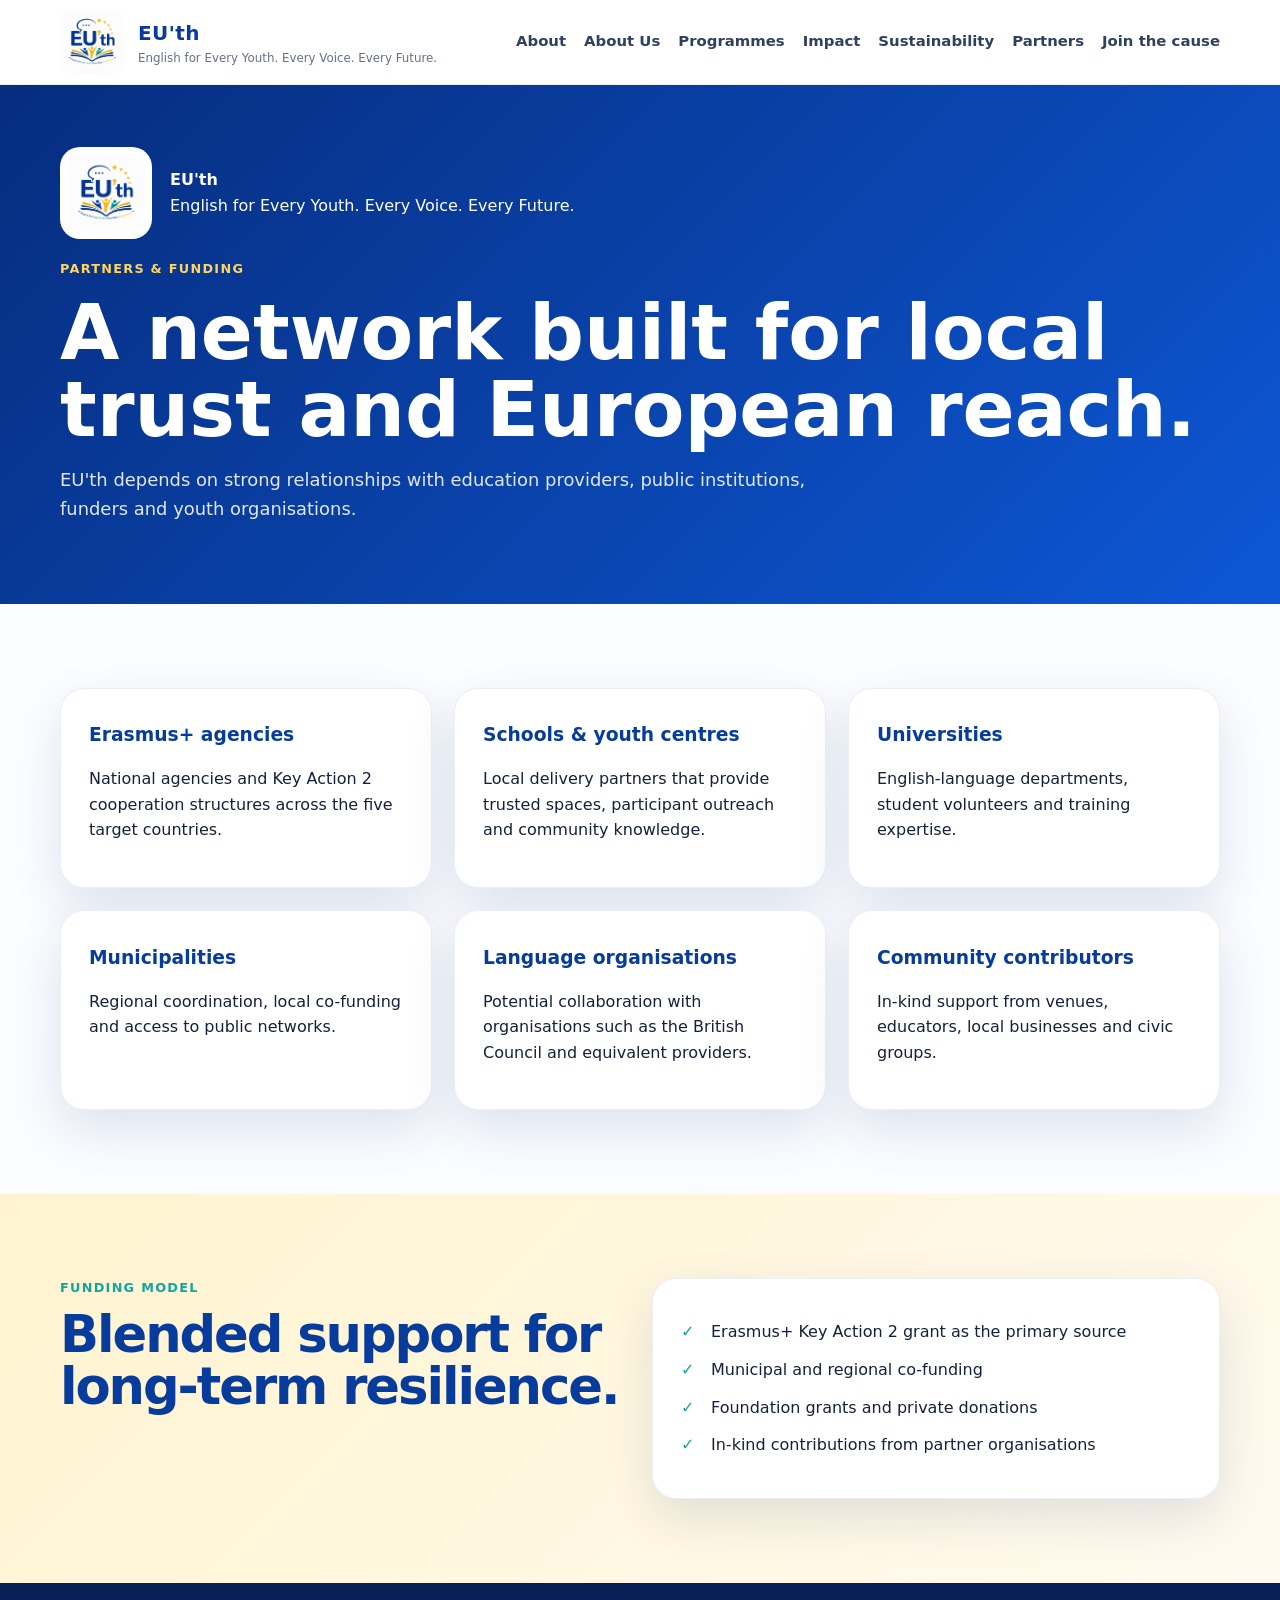
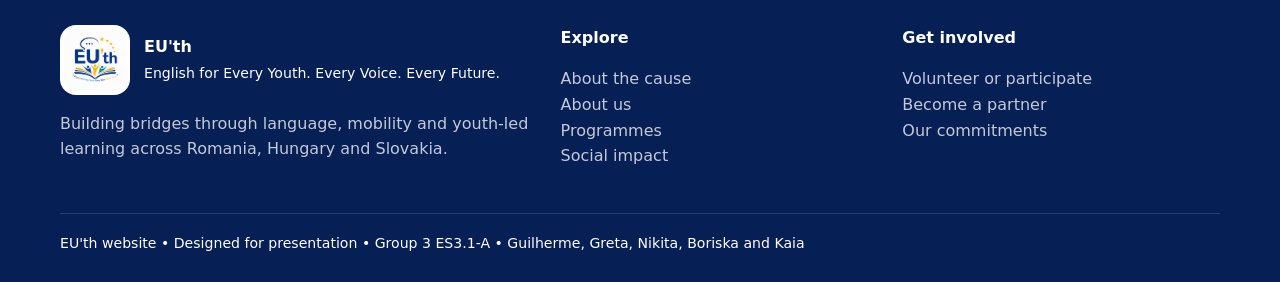
<file: partners.html>
<!doctype html>
<html lang="en">
<head>
<meta charset="utf-8">
<meta name="viewport" content="width=device-width,initial-scale=1">
<title>Partners | EU'th</title>
<meta name="description" content="EU'th — English for Every Youth. Every Voice. Every Future.">
<link rel="stylesheet" href="assets/styles.css">
</head>
<body>

<header class="site-header">
  <div class="container nav-wrap">
    <a class="brand" href="index.html">
      <img src="assets/euth-logo.png" alt="EU'th logo">
      <div class="brand-text">
        <strong>EU'th</strong>
        <span>English for Every Youth. Every Voice. Every Future.</span>
      </div>
    </a>
    <button class="menu-toggle" aria-label="Open menu">☰</button>
    <nav>
      <a href="about.html">About</a>
      <a href="about-us.html">About Us</a>
      <a href="programmes.html">Programmes</a>
      <a href="impact.html">Impact</a>
      <a href="sustainability.html">Sustainability</a>
      <a href="partners.html">Partners</a>
      <a href="join.html">Join the cause</a>
    </nav>
  </div>
</header>


<main>
<section class="page-hero"><div class="container">
  <div class="mini-brand"><img src="assets/euth-logo.png" alt="EU'th logo"><div><strong>EU'th</strong><br>English for Every Youth. Every Voice. Every Future.</div></div>
  <div class="eyebrow" style="color:#ffd55c">Partners & funding</div>
  <h1>A network built for local trust and European reach.</h1>
  <p>EU'th depends on strong relationships with education providers, public institutions, funders and youth organisations.</p>
</div></section>
<section><div class="container">
  <div class="grid-3">
    <div class="card reveal"><h3>Erasmus+ agencies</h3><p>National agencies and Key Action 2 cooperation structures across the five target countries.</p></div>
    <div class="card reveal"><h3>Schools & youth centres</h3><p>Local delivery partners that provide trusted spaces, participant outreach and community knowledge.</p></div>
    <div class="card reveal"><h3>Universities</h3><p>English-language departments, student volunteers and training expertise.</p></div>
    <div class="card reveal"><h3>Municipalities</h3><p>Regional coordination, local co-funding and access to public networks.</p></div>
    <div class="card reveal"><h3>Language organisations</h3><p>Potential collaboration with organisations such as the British Council and equivalent providers.</p></div>
    <div class="card reveal"><h3>Community contributors</h3><p>In-kind support from venues, educators, local businesses and civic groups.</p></div>
  </div>
</div></section>
<section class="band"><div class="container grid-2">
  <div class="reveal"><div class="eyebrow">Funding model</div><h2>Blended support for long-term resilience.</h2></div>
  <div class="card reveal"><ul class="list-check"><li>Erasmus+ Key Action 2 grant as the primary source</li><li>Municipal and regional co-funding</li><li>Foundation grants and private donations</li><li>In-kind contributions from partner organisations</li></ul></div>
</div></section>
</main>


<footer>
  <div class="container footer-grid">
    <div>
      <div class="footer-logo">
        <img src="assets/euth-logo.png" alt="EU'th logo">
        <div><strong>EU'th</strong><br><span class="small">English for Every Youth. Every Voice. Every Future.</span></div>
      </div>
      <p>Building bridges through language, mobility and youth-led learning across Romania, Hungary and Slovakia.</p>
    </div>
    <div><strong>Explore</strong><p><a href="about.html">About the cause</a><br><a href="about-us.html">About us</a><br><a href="programmes.html">Programmes</a><br><a href="impact.html">Social impact</a></p></div>
    <div><strong>Get involved</strong><p><a href="join.html">Volunteer or participate</a><br><a href="partners.html">Become a partner</a><br><a href="sustainability.html">Our commitments</a></p></div>
  </div>
  <div class="container small" style="margin-top:28px;border-top:1px solid rgba(255,255,255,.14);padding-top:18px">EU'th website • Designed for presentation • Group 3 ES3.1-A • Guilherme, Greta, Nikita, Boriska and Kaia</div>
</footer>

<script src="assets/main.js"></script>
</body>
</html>
</file>
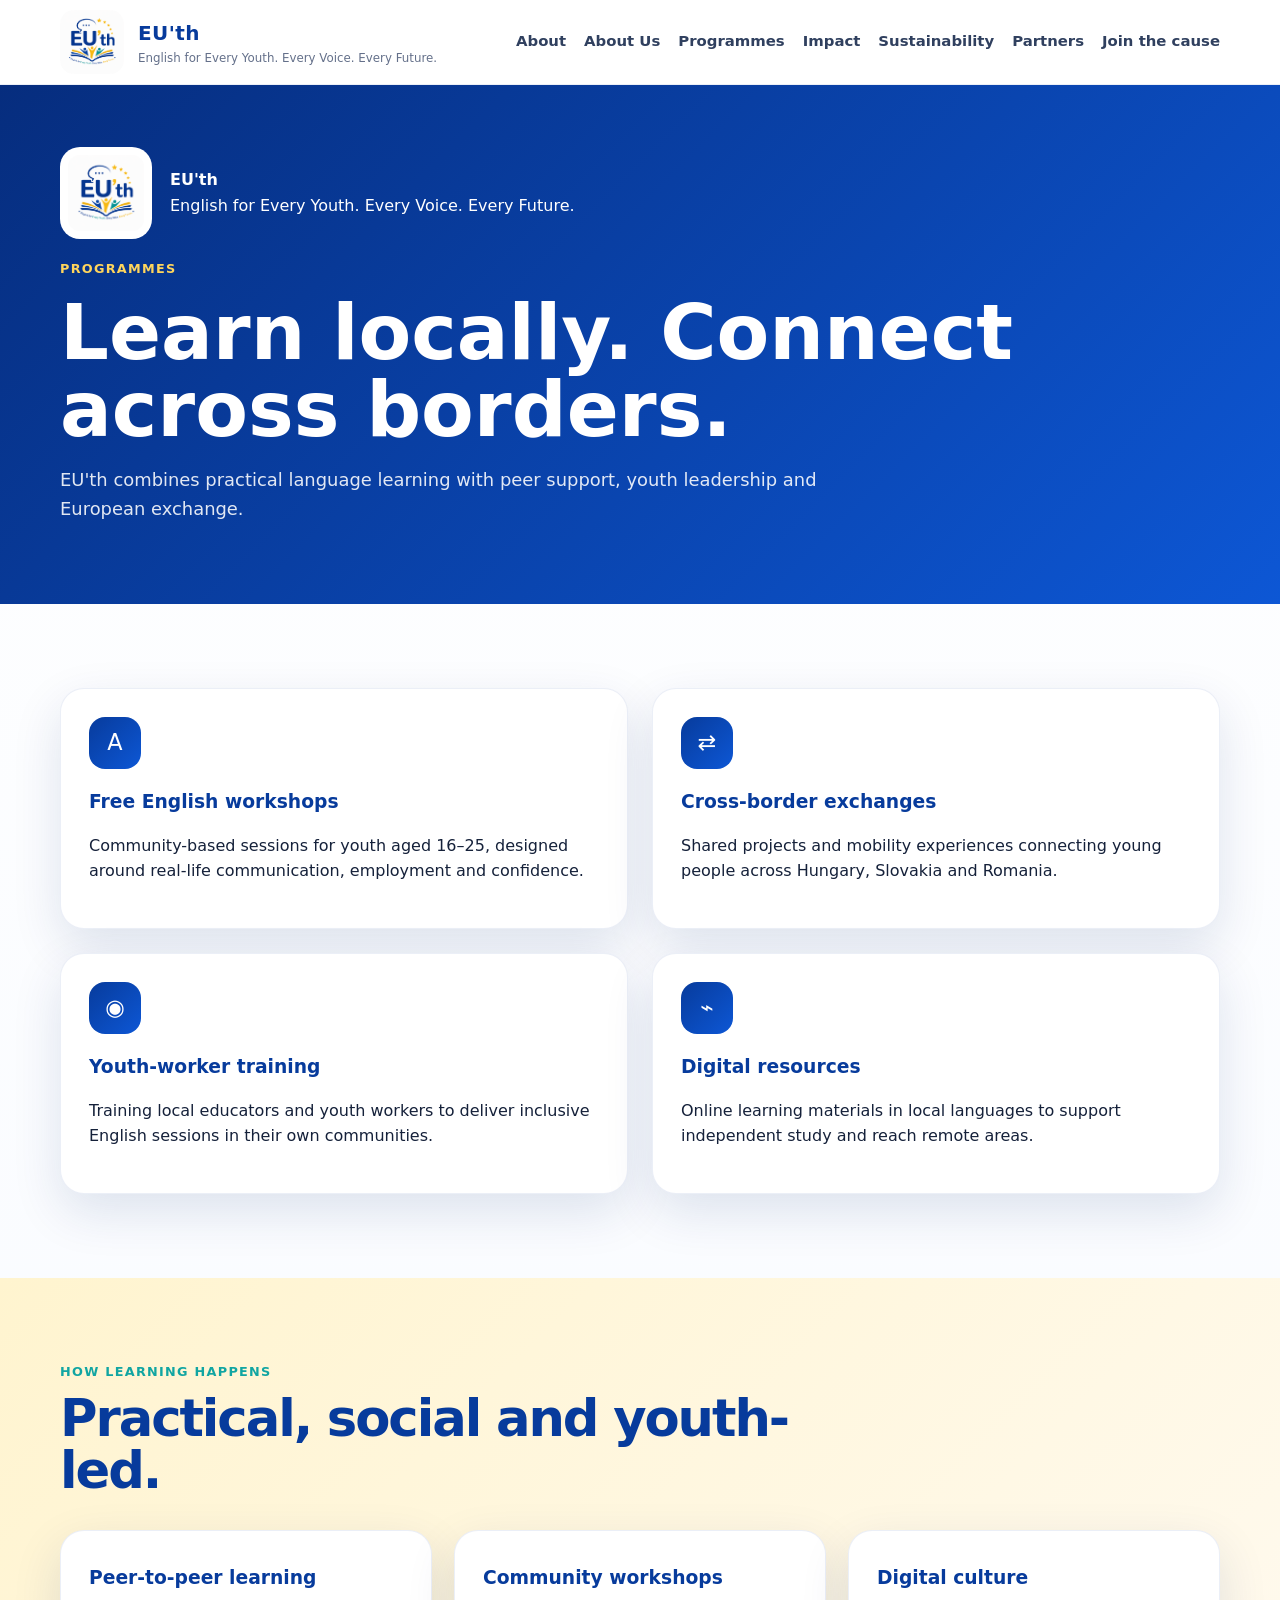
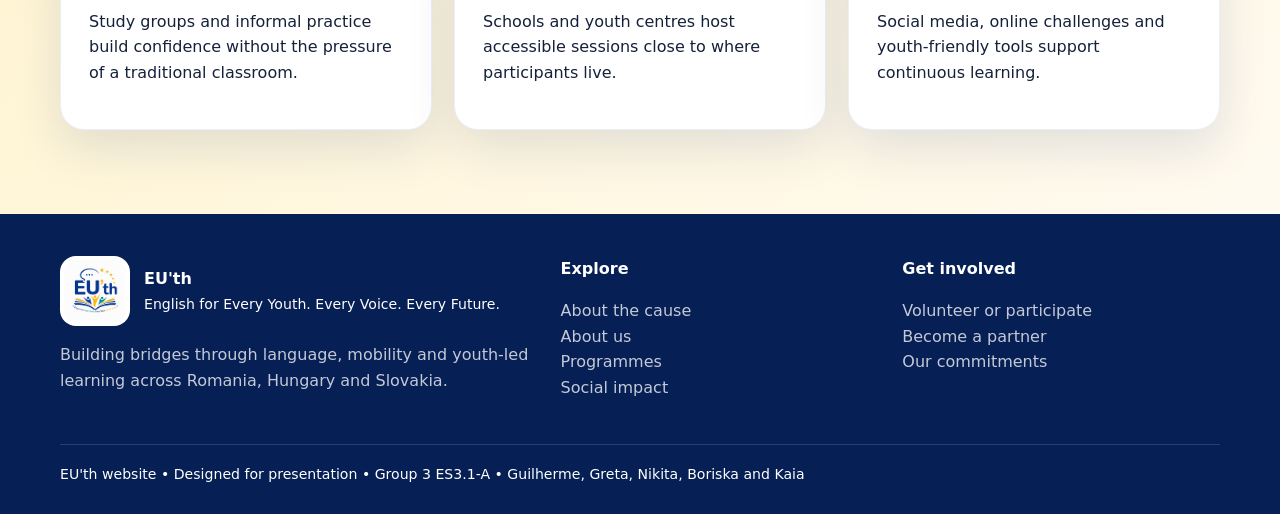
<file: programmes.html>
<!doctype html>
<html lang="en">
<head>
<meta charset="utf-8">
<meta name="viewport" content="width=device-width,initial-scale=1">
<title>Programmes | EU'th</title>
<meta name="description" content="EU'th — English for Every Youth. Every Voice. Every Future.">
<link rel="stylesheet" href="assets/styles.css">
</head>
<body>

<header class="site-header">
  <div class="container nav-wrap">
    <a class="brand" href="index.html">
      <img src="assets/euth-logo.png" alt="EU'th logo">
      <div class="brand-text">
        <strong>EU'th</strong>
        <span>English for Every Youth. Every Voice. Every Future.</span>
      </div>
    </a>
    <button class="menu-toggle" aria-label="Open menu">☰</button>
    <nav>
      <a href="about.html">About</a>
      <a href="about-us.html">About Us</a>
      <a href="programmes.html">Programmes</a>
      <a href="impact.html">Impact</a>
      <a href="sustainability.html">Sustainability</a>
      <a href="partners.html">Partners</a>
      <a href="join.html">Join the cause</a>
    </nav>
  </div>
</header>


<main>
<section class="page-hero"><div class="container">
  <div class="mini-brand"><img src="assets/euth-logo.png" alt="EU'th logo"><div><strong>EU'th</strong><br>English for Every Youth. Every Voice. Every Future.</div></div>
  <div class="eyebrow" style="color:#ffd55c">Programmes</div>
  <h1>Learn locally. Connect across borders.</h1>
  <p>EU'th combines practical language learning with peer support, youth leadership and European exchange.</p>
</div></section>
<section><div class="container">
  <div class="grid-2">
    <div class="card reveal"><div class="icon">A</div><h3>Free English workshops</h3><p>Community-based sessions for youth aged 16–25, designed around real-life communication, employment and confidence.</p></div>
    <div class="card reveal"><div class="icon">⇄</div><h3>Cross-border exchanges</h3><p>Shared projects and mobility experiences connecting young people across Hungary, Slovakia and Romania.</p></div>
    <div class="card reveal"><div class="icon">◉</div><h3>Youth-worker training</h3><p>Training local educators and youth workers to deliver inclusive English sessions in their own communities.</p></div>
    <div class="card reveal"><div class="icon">⌁</div><h3>Digital resources</h3><p>Online learning materials in local languages to support independent study and reach remote areas.</p></div>
  </div>
</div></section>
<section class="band"><div class="container">
  <div class="section-head reveal"><div class="eyebrow">How learning happens</div><h2>Practical, social and youth-led.</h2></div>
  <div class="grid-3">
    <div class="card reveal"><h3>Peer-to-peer learning</h3><p>Study groups and informal practice build confidence without the pressure of a traditional classroom.</p></div>
    <div class="card reveal"><h3>Community workshops</h3><p>Schools and youth centres host accessible sessions close to where participants live.</p></div>
    <div class="card reveal"><h3>Digital culture</h3><p>Social media, online challenges and youth-friendly tools support continuous learning.</p></div>
  </div>
</div></section>
</main>


<footer>
  <div class="container footer-grid">
    <div>
      <div class="footer-logo">
        <img src="assets/euth-logo.png" alt="EU'th logo">
        <div><strong>EU'th</strong><br><span class="small">English for Every Youth. Every Voice. Every Future.</span></div>
      </div>
      <p>Building bridges through language, mobility and youth-led learning across Romania, Hungary and Slovakia.</p>
    </div>
    <div><strong>Explore</strong><p><a href="about.html">About the cause</a><br><a href="about-us.html">About us</a><br><a href="programmes.html">Programmes</a><br><a href="impact.html">Social impact</a></p></div>
    <div><strong>Get involved</strong><p><a href="join.html">Volunteer or participate</a><br><a href="partners.html">Become a partner</a><br><a href="sustainability.html">Our commitments</a></p></div>
  </div>
  <div class="container small" style="margin-top:28px;border-top:1px solid rgba(255,255,255,.14);padding-top:18px">EU'th website • Designed for presentation • Group 3 ES3.1-A • Guilherme, Greta, Nikita, Boriska and Kaia</div>
</footer>

<script src="assets/main.js"></script>
</body>
</html>
</file>
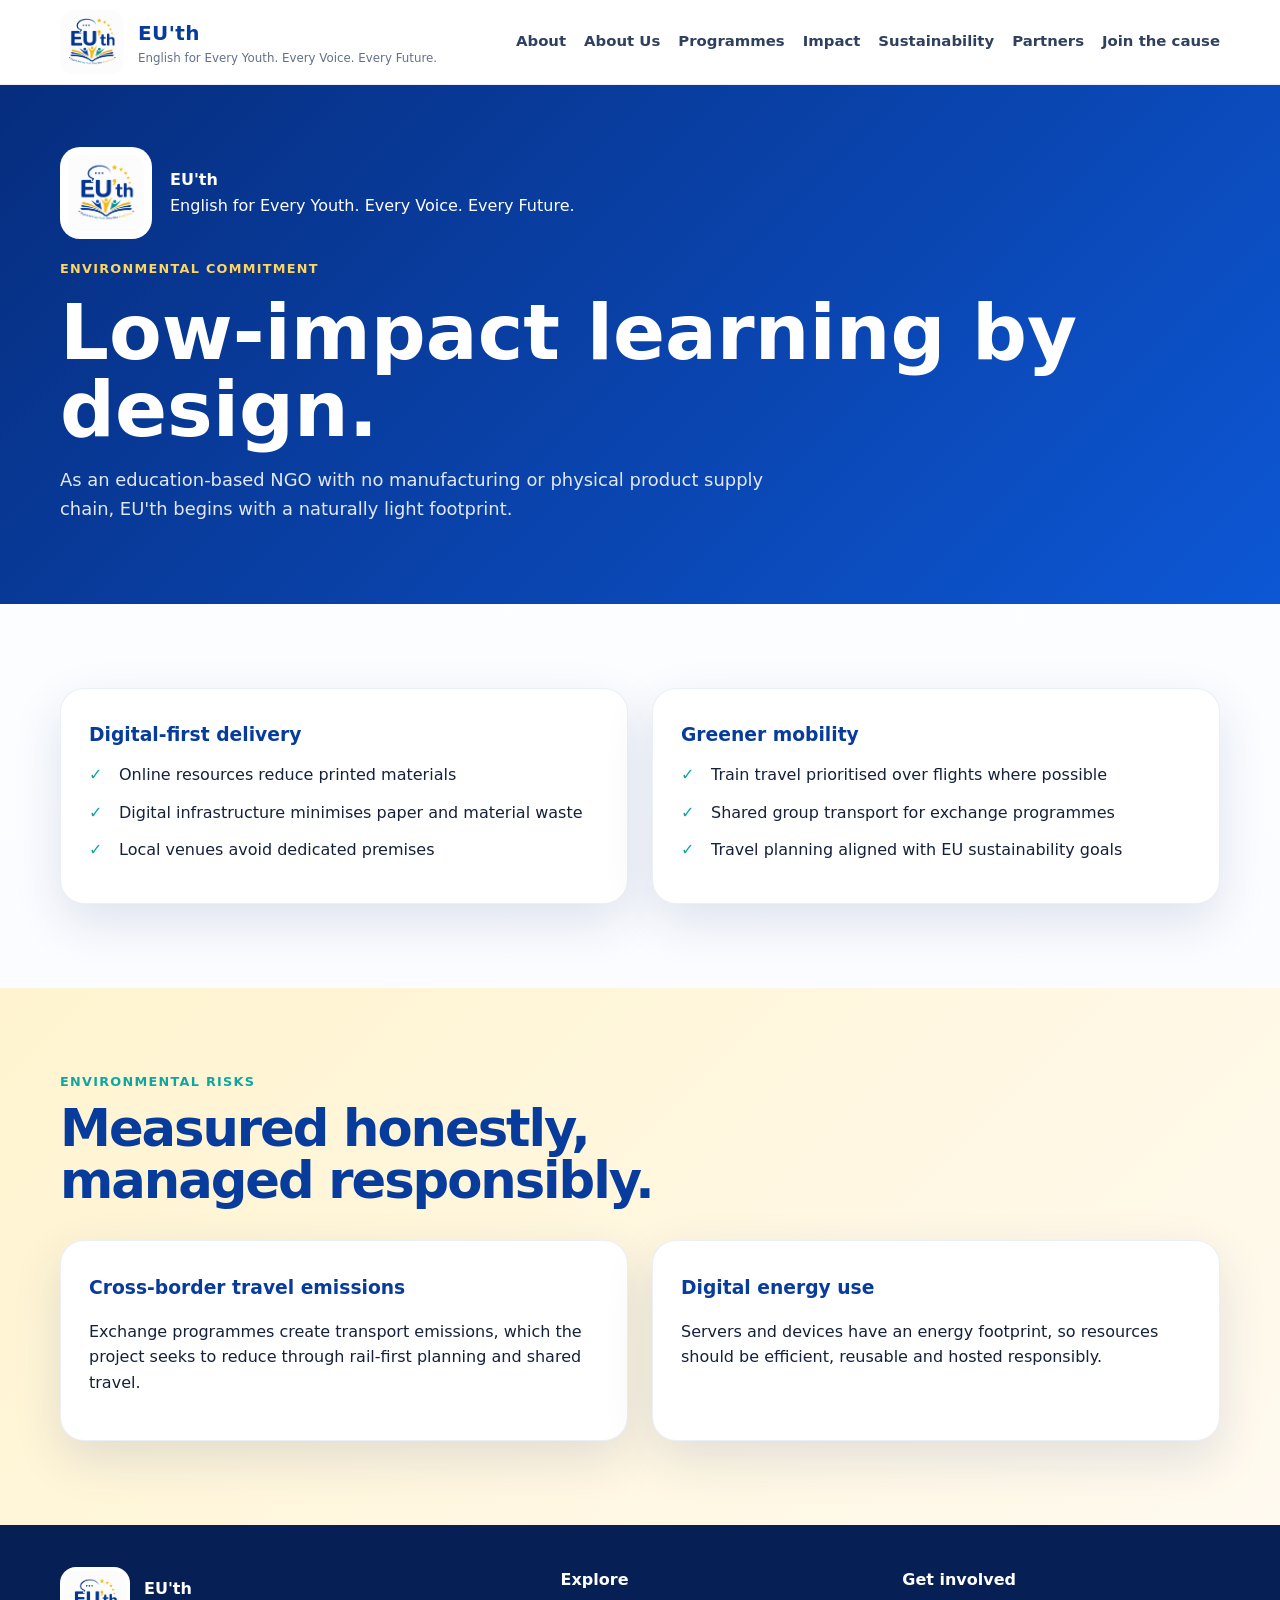
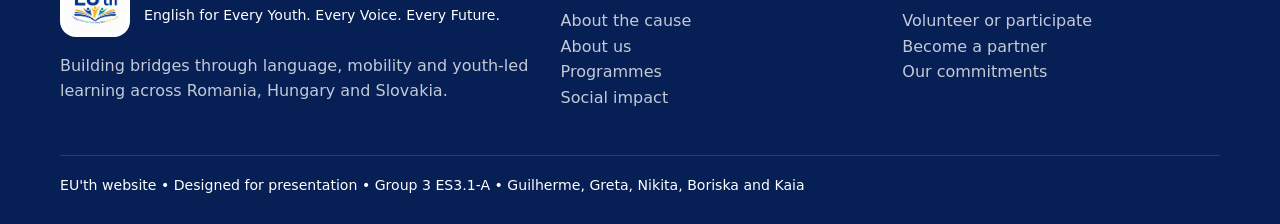
<file: sustainability.html>
<!doctype html>
<html lang="en">
<head>
<meta charset="utf-8">
<meta name="viewport" content="width=device-width,initial-scale=1">
<title>Sustainability | EU'th</title>
<meta name="description" content="EU'th — English for Every Youth. Every Voice. Every Future.">
<link rel="stylesheet" href="assets/styles.css">
</head>
<body>

<header class="site-header">
  <div class="container nav-wrap">
    <a class="brand" href="index.html">
      <img src="assets/euth-logo.png" alt="EU'th logo">
      <div class="brand-text">
        <strong>EU'th</strong>
        <span>English for Every Youth. Every Voice. Every Future.</span>
      </div>
    </a>
    <button class="menu-toggle" aria-label="Open menu">☰</button>
    <nav>
      <a href="about.html">About</a>
      <a href="about-us.html">About Us</a>
      <a href="programmes.html">Programmes</a>
      <a href="impact.html">Impact</a>
      <a href="sustainability.html">Sustainability</a>
      <a href="partners.html">Partners</a>
      <a href="join.html">Join the cause</a>
    </nav>
  </div>
</header>


<main>
<section class="page-hero"><div class="container">
  <div class="mini-brand"><img src="assets/euth-logo.png" alt="EU'th logo"><div><strong>EU'th</strong><br>English for Every Youth. Every Voice. Every Future.</div></div>
  <div class="eyebrow" style="color:#ffd55c">Environmental commitment</div>
  <h1>Low-impact learning by design.</h1>
  <p>As an education-based NGO with no manufacturing or physical product supply chain, EU'th begins with a naturally light footprint.</p>
</div></section>
<section><div class="container grid-2">
  <div class="card reveal"><h3>Digital-first delivery</h3><ul class="list-check"><li>Online resources reduce printed materials</li><li>Digital infrastructure minimises paper and material waste</li><li>Local venues avoid dedicated premises</li></ul></div>
  <div class="card reveal"><h3>Greener mobility</h3><ul class="list-check"><li>Train travel prioritised over flights where possible</li><li>Shared group transport for exchange programmes</li><li>Travel planning aligned with EU sustainability goals</li></ul></div>
</div></section>
<section class="band"><div class="container">
  <div class="section-head reveal"><div class="eyebrow">Environmental risks</div><h2>Measured honestly, managed responsibly.</h2></div>
  <div class="grid-2">
    <div class="card reveal"><h3>Cross-border travel emissions</h3><p>Exchange programmes create transport emissions, which the project seeks to reduce through rail-first planning and shared travel.</p></div>
    <div class="card reveal"><h3>Digital energy use</h3><p>Servers and devices have an energy footprint, so resources should be efficient, reusable and hosted responsibly.</p></div>
  </div>
</div></section>
</main>


<footer>
  <div class="container footer-grid">
    <div>
      <div class="footer-logo">
        <img src="assets/euth-logo.png" alt="EU'th logo">
        <div><strong>EU'th</strong><br><span class="small">English for Every Youth. Every Voice. Every Future.</span></div>
      </div>
      <p>Building bridges through language, mobility and youth-led learning across Romania, Hungary and Slovakia.</p>
    </div>
    <div><strong>Explore</strong><p><a href="about.html">About the cause</a><br><a href="about-us.html">About us</a><br><a href="programmes.html">Programmes</a><br><a href="impact.html">Social impact</a></p></div>
    <div><strong>Get involved</strong><p><a href="join.html">Volunteer or participate</a><br><a href="partners.html">Become a partner</a><br><a href="sustainability.html">Our commitments</a></p></div>
  </div>
  <div class="container small" style="margin-top:28px;border-top:1px solid rgba(255,255,255,.14);padding-top:18px">EU'th website • Designed for presentation • Group 3 ES3.1-A • Guilherme, Greta, Nikita, Boriska and Kaia</div>
</footer>

<script src="assets/main.js"></script>
</body>
</html>
</file>
<file: assets/styles.css>
:root{
  --blue:#073b9c;
  --blue-2:#0d57d5;
  --gold:#ffb800;
  --teal:#11a5a2;
  --cream:#fffaf0;
  --ink:#15213a;
  --muted:#64708a;
  --white:#ffffff;
  --card:#ffffff;
  --shadow:0 18px 50px rgba(8,42,103,.12);
  --radius:24px;
}
*{box-sizing:border-box}
html{scroll-behavior:smooth}
body{
  margin:0;
  font-family:Inter, ui-sans-serif, system-ui, -apple-system, BlinkMacSystemFont, "Segoe UI", sans-serif;
  color:var(--ink);
  background:linear-gradient(180deg,#fff 0%,#f7faff 100%);
  line-height:1.6;
}
a{color:inherit;text-decoration:none}
img{max-width:100%;display:block}
.container{width:min(1160px,calc(100% - 40px));margin:auto}
.site-header{
  position:sticky;top:0;z-index:100;
  background:rgba(255,255,255,.9);
  backdrop-filter:blur(16px);
  border-bottom:1px solid rgba(7,59,156,.08);
}
.nav-wrap{display:flex;align-items:center;justify-content:space-between;min-height:84px;gap:24px}
.brand{display:flex;align-items:center;gap:14px;min-width:250px}
.brand img{width:64px;height:64px;object-fit:contain;border-radius:14px}
.brand-text strong{display:block;font-size:1.25rem;color:var(--blue);letter-spacing:.02em}
.brand-text span{display:block;font-size:.74rem;color:var(--muted)}
nav{display:flex;align-items:center;gap:18px;flex-wrap:wrap;justify-content:flex-end}
nav a{font-weight:700;font-size:.93rem;color:#30405f;position:relative}
nav a:after{content:"";position:absolute;left:0;bottom:-8px;width:0;height:3px;border-radius:3px;background:var(--gold);transition:.25s}
nav a:hover:after,nav a.active:after{width:100%}
.menu-toggle{display:none;border:0;background:var(--blue);color:white;border-radius:12px;padding:10px 13px;font-size:1.1rem}
.hero{
  position:relative;overflow:hidden;
  background:
    radial-gradient(circle at 85% 15%,rgba(255,184,0,.28),transparent 28%),
    radial-gradient(circle at 10% 80%,rgba(17,165,162,.2),transparent 30%),
    linear-gradient(135deg,#062d7e,#0d57d5 65%,#0a70c7);
  color:white;
  padding:90px 0 72px;
}
.hero:before{
  content:"";position:absolute;inset:0;opacity:.12;
  background-image:radial-gradient(#fff 1.2px,transparent 1.2px);
  background-size:24px 24px;
}
.hero-grid{position:relative;display:grid;grid-template-columns:1.1fr .9fr;gap:54px;align-items:center}
.kicker{display:inline-flex;align-items:center;gap:8px;padding:7px 12px;border-radius:999px;background:rgba(255,255,255,.12);font-weight:800;font-size:.82rem;letter-spacing:.08em;text-transform:uppercase}
.hero h1{font-size:clamp(3rem,7vw,6.8rem);line-height:.9;margin:.28em 0 .18em;letter-spacing:-.05em}
.hero h1 span{color:var(--gold)}
.hero p{font-size:1.17rem;max-width:660px;color:rgba(255,255,255,.9)}
.hero-card{background:rgba(255,255,255,.95);border-radius:34px;padding:28px;box-shadow:0 30px 80px rgba(0,0,0,.22);transform:rotate(1.5deg)}
.hero-card img{border-radius:24px}
.actions{display:flex;gap:14px;flex-wrap:wrap;margin-top:28px}
.btn{display:inline-flex;align-items:center;justify-content:center;gap:8px;border-radius:999px;padding:13px 20px;font-weight:800;transition:.2s;box-shadow:0 8px 25px rgba(0,0,0,.12)}
.btn:hover{transform:translateY(-2px)}
.btn-primary{background:var(--gold);color:#1a2d58}
.btn-secondary{background:white;color:var(--blue)}
.btn-outline{border:2px solid rgba(255,255,255,.5);color:white}
section{padding:84px 0}
.section-head{max-width:760px;margin-bottom:34px}
.eyebrow{font-weight:900;color:var(--teal);letter-spacing:.1em;text-transform:uppercase;font-size:.8rem}
h2{font-size:clamp(2.1rem,4vw,4rem);line-height:1.02;margin:.18em 0 .35em;color:var(--blue);letter-spacing:-.04em}
h3{color:var(--blue);margin:.2em 0 .4em}
.lead{font-size:1.12rem;color:var(--muted)}
.grid-3{display:grid;grid-template-columns:repeat(3,1fr);gap:22px}
.grid-2{display:grid;grid-template-columns:repeat(2,1fr);gap:24px}
.card{
  background:var(--card);
  border:1px solid rgba(7,59,156,.08);
  border-radius:var(--radius);
  padding:28px;
  box-shadow:var(--shadow);
  transition:.25s;
}
.card:hover{transform:translateY(-6px);box-shadow:0 24px 65px rgba(8,42,103,.17)}
.icon{width:52px;height:52px;border-radius:16px;display:grid;place-items:center;background:linear-gradient(135deg,var(--blue),var(--blue-2));color:white;font-size:1.4rem;margin-bottom:18px}
.stat{font-size:2.5rem;font-weight:900;color:var(--blue);line-height:1}
.stat-label{color:var(--muted);font-weight:700}
.band{background:linear-gradient(135deg,#fff4cf,#fffaf0)}
.quote-box{background:var(--blue);color:white;border-radius:32px;padding:44px;position:relative;overflow:hidden}
.quote-box:after{content:"★";position:absolute;right:28px;top:5px;font-size:7rem;color:rgba(255,184,0,.18)}
.quote-box p{font-size:1.35rem;max-width:820px}
.page-hero{padding:62px 0;background:linear-gradient(135deg,#062d7e,#0d57d5);color:white}
.page-hero h1{font-size:clamp(2.8rem,6vw,5rem);line-height:1;margin:.2em 0}
.page-hero p{max-width:760px;color:rgba(255,255,255,.88);font-size:1.12rem}
.page-hero .mini-brand{display:flex;align-items:center;gap:18px;margin-bottom:20px}
.page-hero .mini-brand img{width:92px;background:white;border-radius:20px;padding:8px}
.list-check{list-style:none;padding:0;margin:0}
.list-check li{position:relative;padding-left:30px;margin:12px 0}
.list-check li:before{content:"✓";position:absolute;left:0;top:0;color:var(--teal);font-weight:900}
.accordion{display:grid;gap:14px}
.acc-item{background:white;border-radius:18px;border:1px solid rgba(7,59,156,.1);overflow:hidden}
.acc-btn{width:100%;padding:20px 22px;border:0;background:white;text-align:left;font:inherit;font-weight:800;color:var(--blue);display:flex;justify-content:space-between;cursor:pointer}
.acc-panel{max-height:0;overflow:hidden;transition:max-height .35s ease;padding:0 22px}
.acc-item.open .acc-panel{max-height:340px;padding-bottom:20px}
.acc-item.open .acc-btn span{transform:rotate(45deg)}
.cta{background:linear-gradient(135deg,var(--teal),#0b7d88);color:white;border-radius:34px;padding:48px}
.cta h2{color:white}
.form-grid{display:grid;grid-template-columns:1fr 1fr;gap:16px}
input,select,textarea{
  width:100%;padding:14px 16px;border-radius:14px;border:1px solid #cdd7ea;font:inherit;background:white;
}
textarea{min-height:140px;resize:vertical}
.full{grid-column:1/-1}
footer{background:#061f54;color:white;padding:42px 0 28px}
.footer-grid{display:grid;grid-template-columns:1.2fr .8fr .8fr;gap:24px}
footer p,footer a{color:rgba(255,255,255,.76)}
.footer-logo{display:flex;align-items:center;gap:14px}
.footer-logo img{width:70px;background:white;border-radius:16px;padding:4px}
.small{font-size:.88rem}
.reveal{opacity:0;transform:translateY(24px);transition:.7s}
.reveal.visible{opacity:1;transform:none}
.notice{padding:14px 16px;border-radius:14px;background:#eafaf7;color:#0a665f;font-weight:700;display:none;margin-top:14px}
@media(max-width:900px){
  nav{display:none;position:absolute;top:84px;left:0;right:0;background:white;padding:22px;box-shadow:var(--shadow)}
  nav.open{display:flex;flex-direction:column;align-items:flex-start}
  .menu-toggle{display:block}
  .hero-grid,.grid-3,.grid-2,.footer-grid{grid-template-columns:1fr}
  .hero{padding-top:58px}
  .hero-card{transform:none;max-width:560px}
  .form-grid{grid-template-columns:1fr}
  .full{grid-column:auto}
}


/* Enhanced hover feedback for clickable elements */
.btn,
.card,
.acc-btn,
nav a,
.brand,
.menu-toggle {
  transition:
    transform .22s ease,
    box-shadow .22s ease,
    background-color .22s ease,
    color .22s ease,
    border-color .22s ease;
}

.btn:hover,
.btn:focus-visible {
  transform: translateY(-4px) scale(1.015);
  box-shadow: 0 14px 30px rgba(6, 31, 84, .22);
}

.card[href]:hover,
.card[href]:focus-visible {
  transform: translateY(-7px) scale(1.01);
  box-shadow: 0 22px 46px rgba(6, 31, 84, .18);
}

.acc-btn:hover,
.acc-btn:focus-visible {
  transform: translateY(-2px);
  box-shadow: 0 10px 24px rgba(6, 31, 84, .12);
  background: #f8fbff;
  position: relative;
  z-index: 1;
}

nav a:hover,
nav a:focus-visible {
  transform: translateY(-2px);
  text-shadow: 0 5px 14px rgba(7, 59, 156, .18);
}

.brand:hover,
.brand:focus-visible {
  transform: translateY(-2px);
  filter: drop-shadow(0 8px 14px rgba(7, 59, 156, .14));
}

.menu-toggle:hover,
.menu-toggle:focus-visible {
  transform: translateY(-2px);
  box-shadow: 0 10px 24px rgba(6, 31, 84, .22);
}

.btn:active,
.card[href]:active,
.acc-btn:active,
.menu-toggle:active {
  transform: translateY(0) scale(.99);
  box-shadow: 0 5px 14px rgba(6, 31, 84, .14);
}

/* Clear keyboard focus for accessibility */
.btn:focus-visible,
.card[href]:focus-visible,
.acc-btn:focus-visible,
nav a:focus-visible,
.brand:focus-visible,
.menu-toggle:focus-visible {
  outline: 3px solid rgba(255, 184, 0, .75);
  outline-offset: 4px;
}


/* About Us page */
.story-card{
  align-self:start;
  background:linear-gradient(180deg,#ffffff 0%,#f8fbff 100%);
}
.founder-grid{
  display:grid;
  grid-template-columns:repeat(5,1fr);
  gap:18px;
}
.founder-card{
  background:var(--card);
  border:1px solid rgba(7,59,156,.08);
  border-radius:var(--radius);
  padding:24px;
  box-shadow:var(--shadow);
  transition:.25s;
}
.founder-card:hover{
  transform:translateY(-6px);
  box-shadow:0 24px 65px rgba(8,42,103,.17);
}
.avatar{
  width:64px;
  height:64px;
  border-radius:22px;
  display:grid;
  place-items:center;
  margin-bottom:18px;
  background:linear-gradient(135deg,var(--blue),var(--teal));
  color:white;
  font-size:1.5rem;
  font-weight:900;
}
.founder-card p{color:var(--muted)}
@media(max-width:1100px){
  .founder-grid{grid-template-columns:repeat(3,1fr)}
}
@media(max-width:700px){
  .founder-grid{grid-template-columns:1fr}
}
</file>
